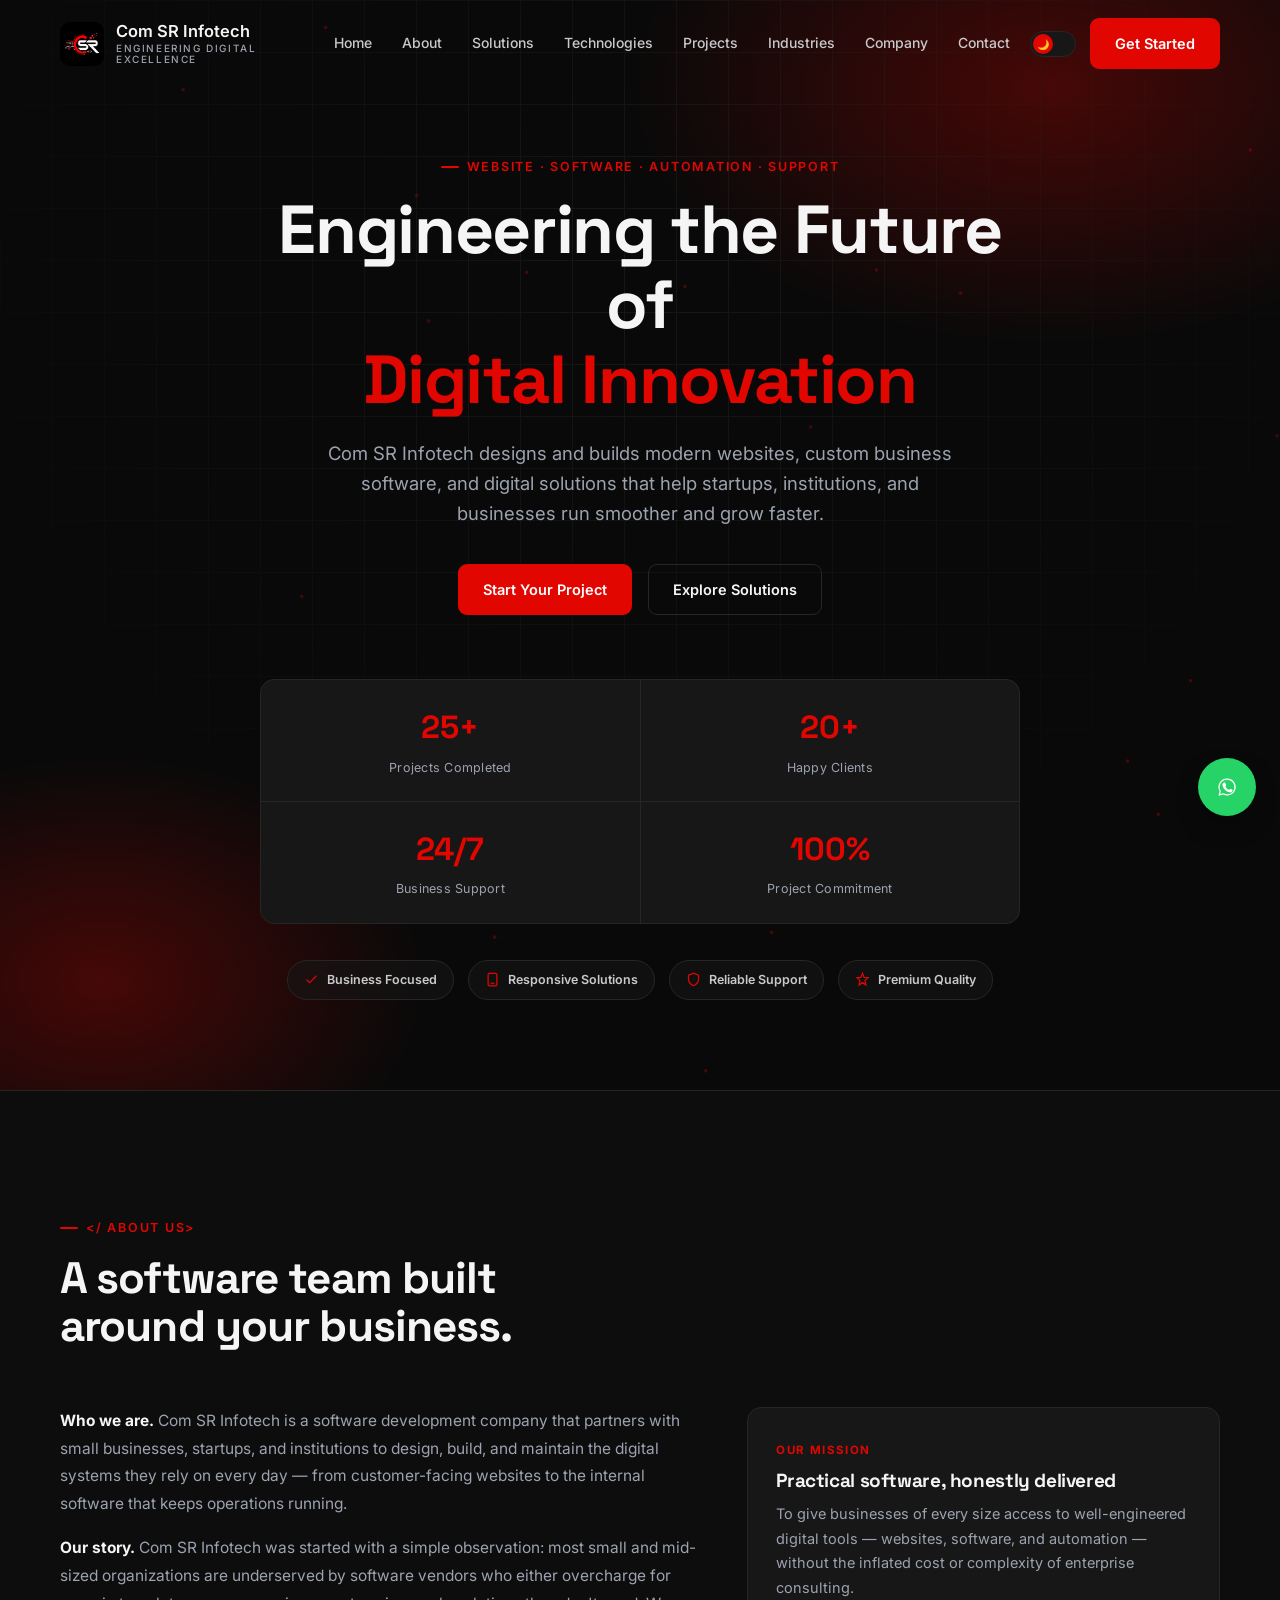
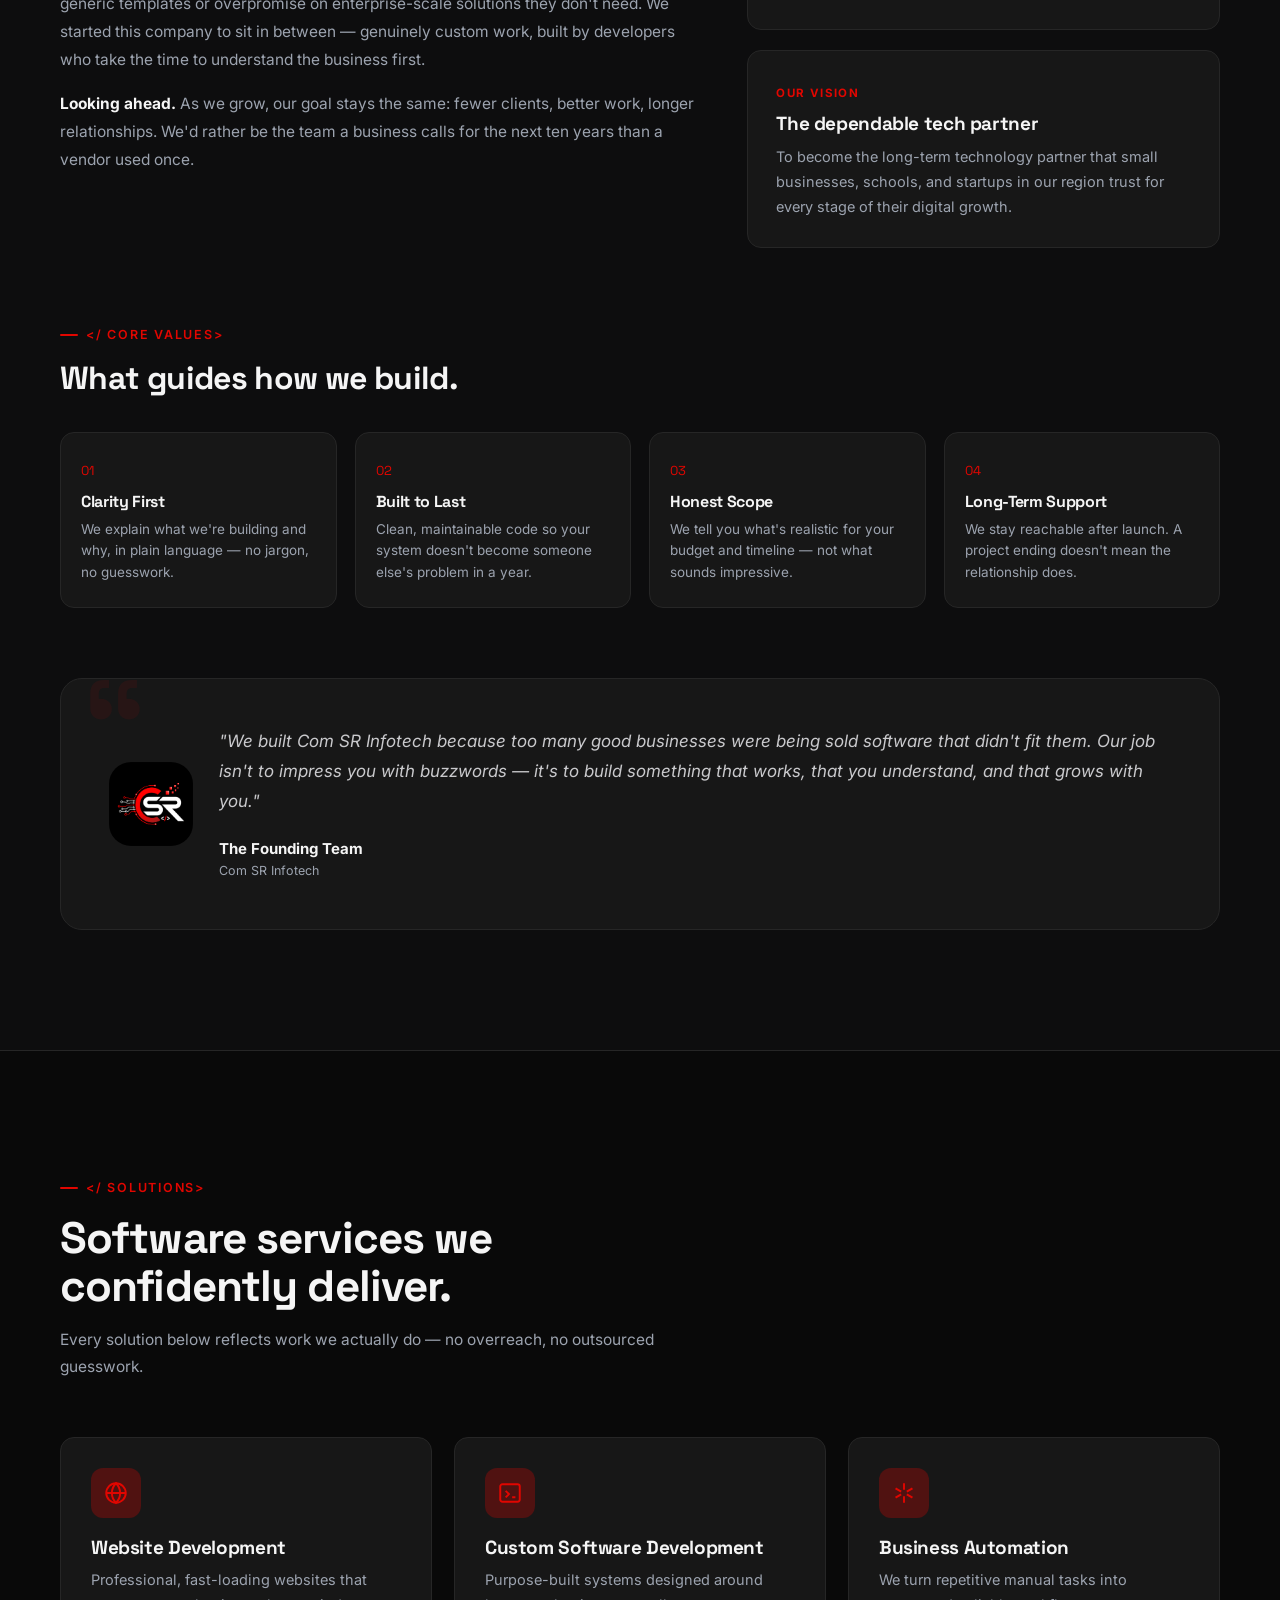
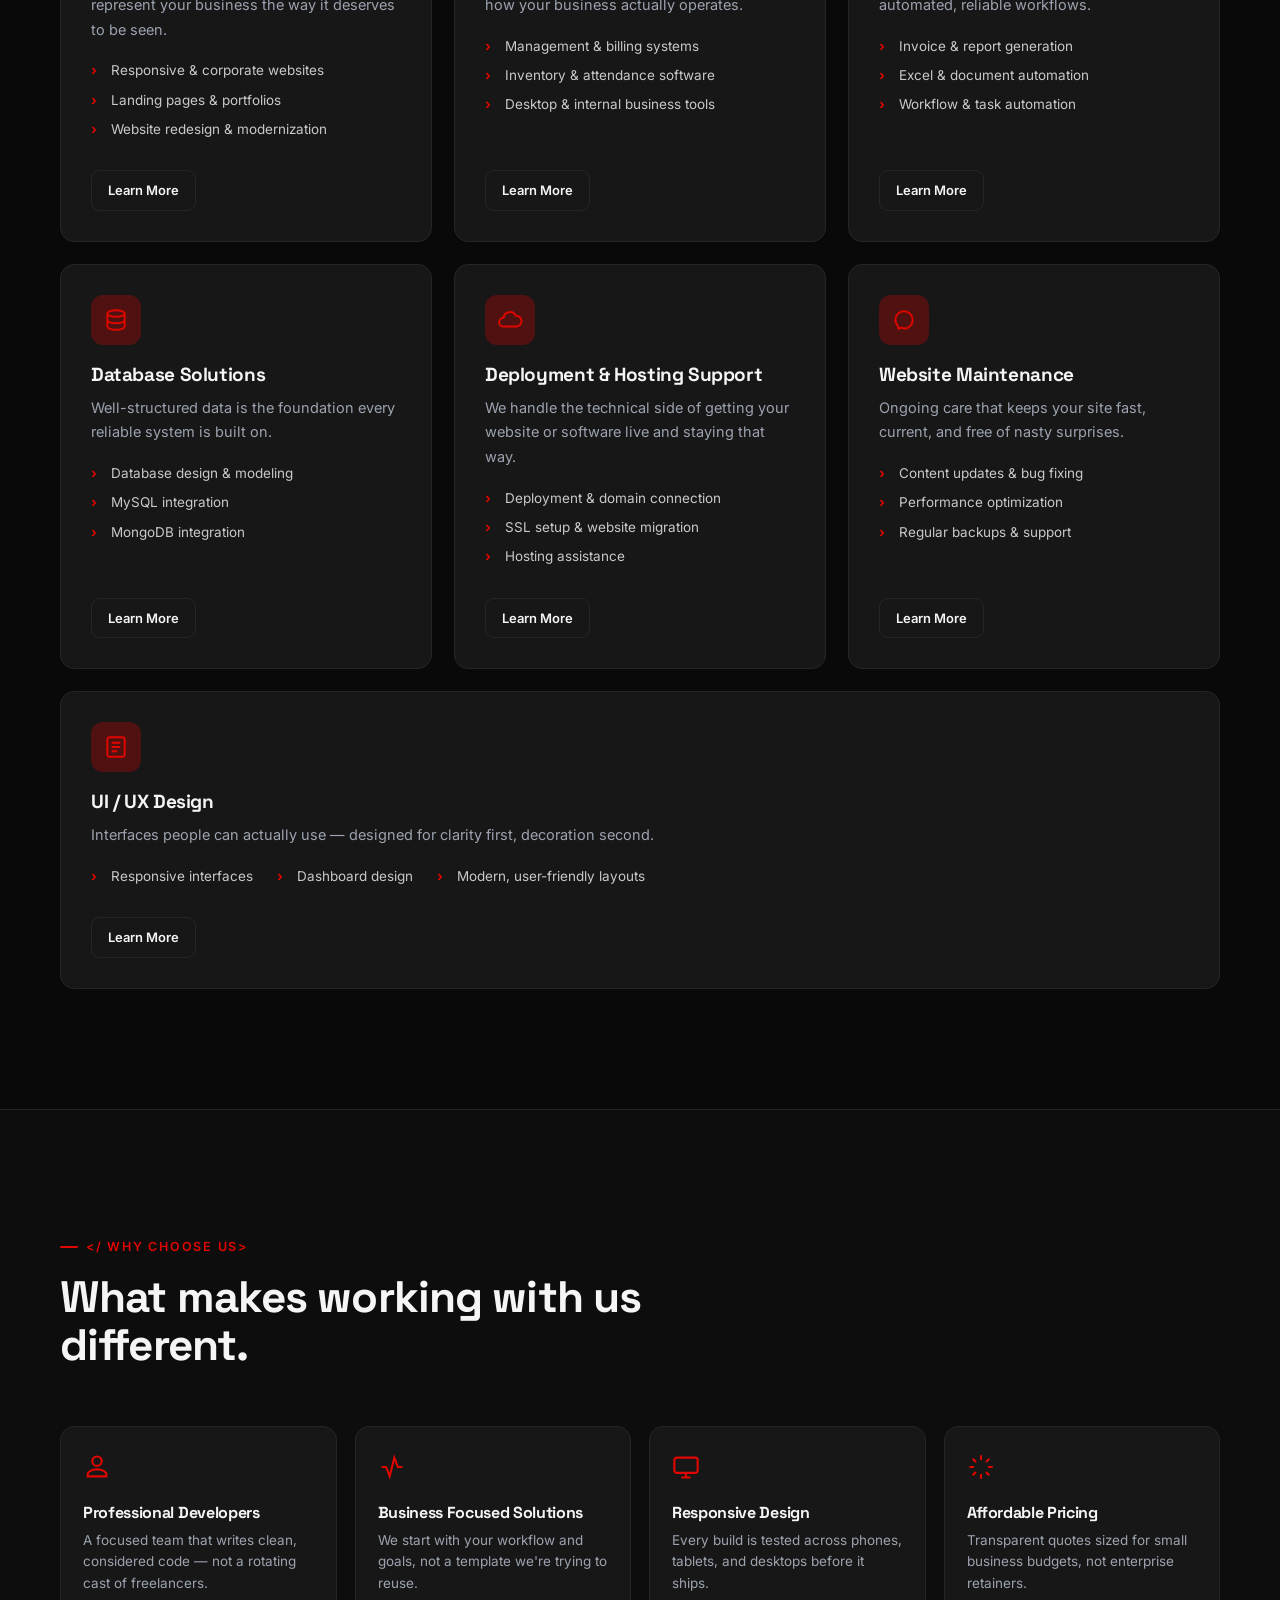
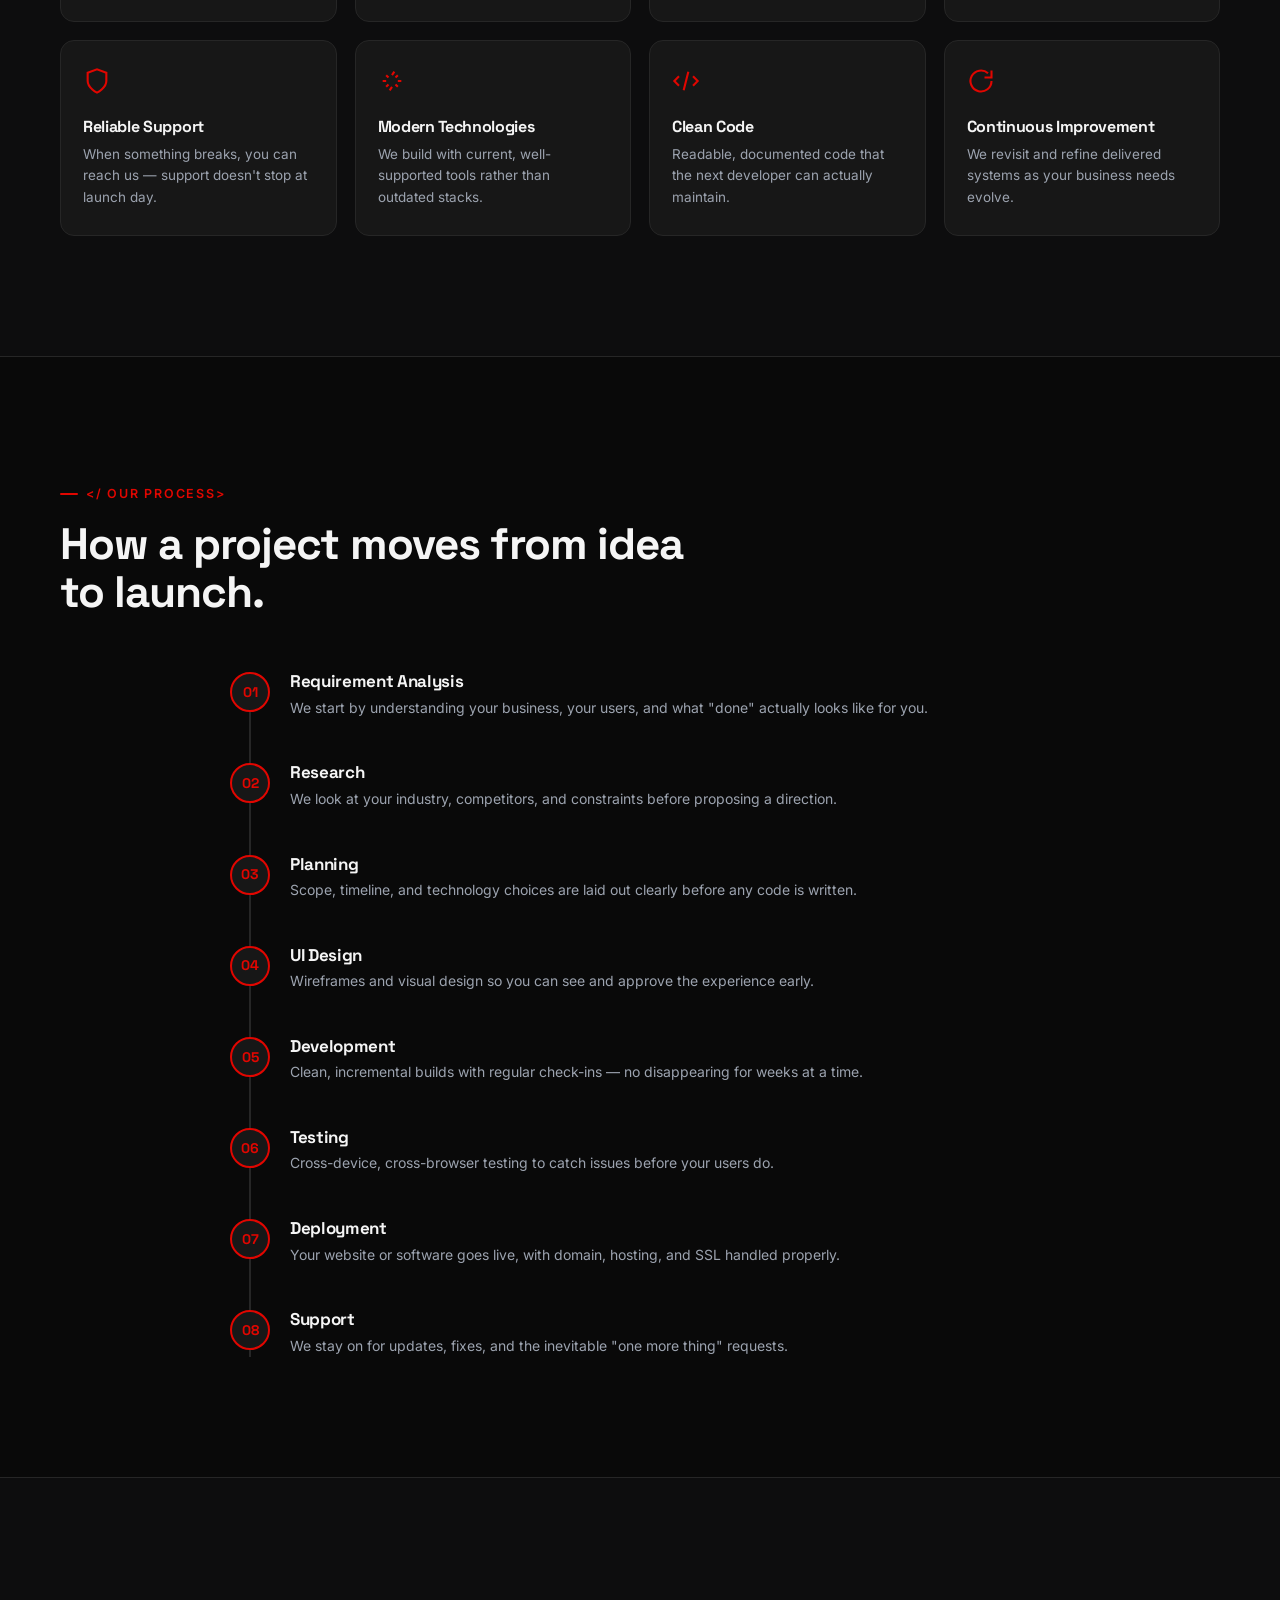
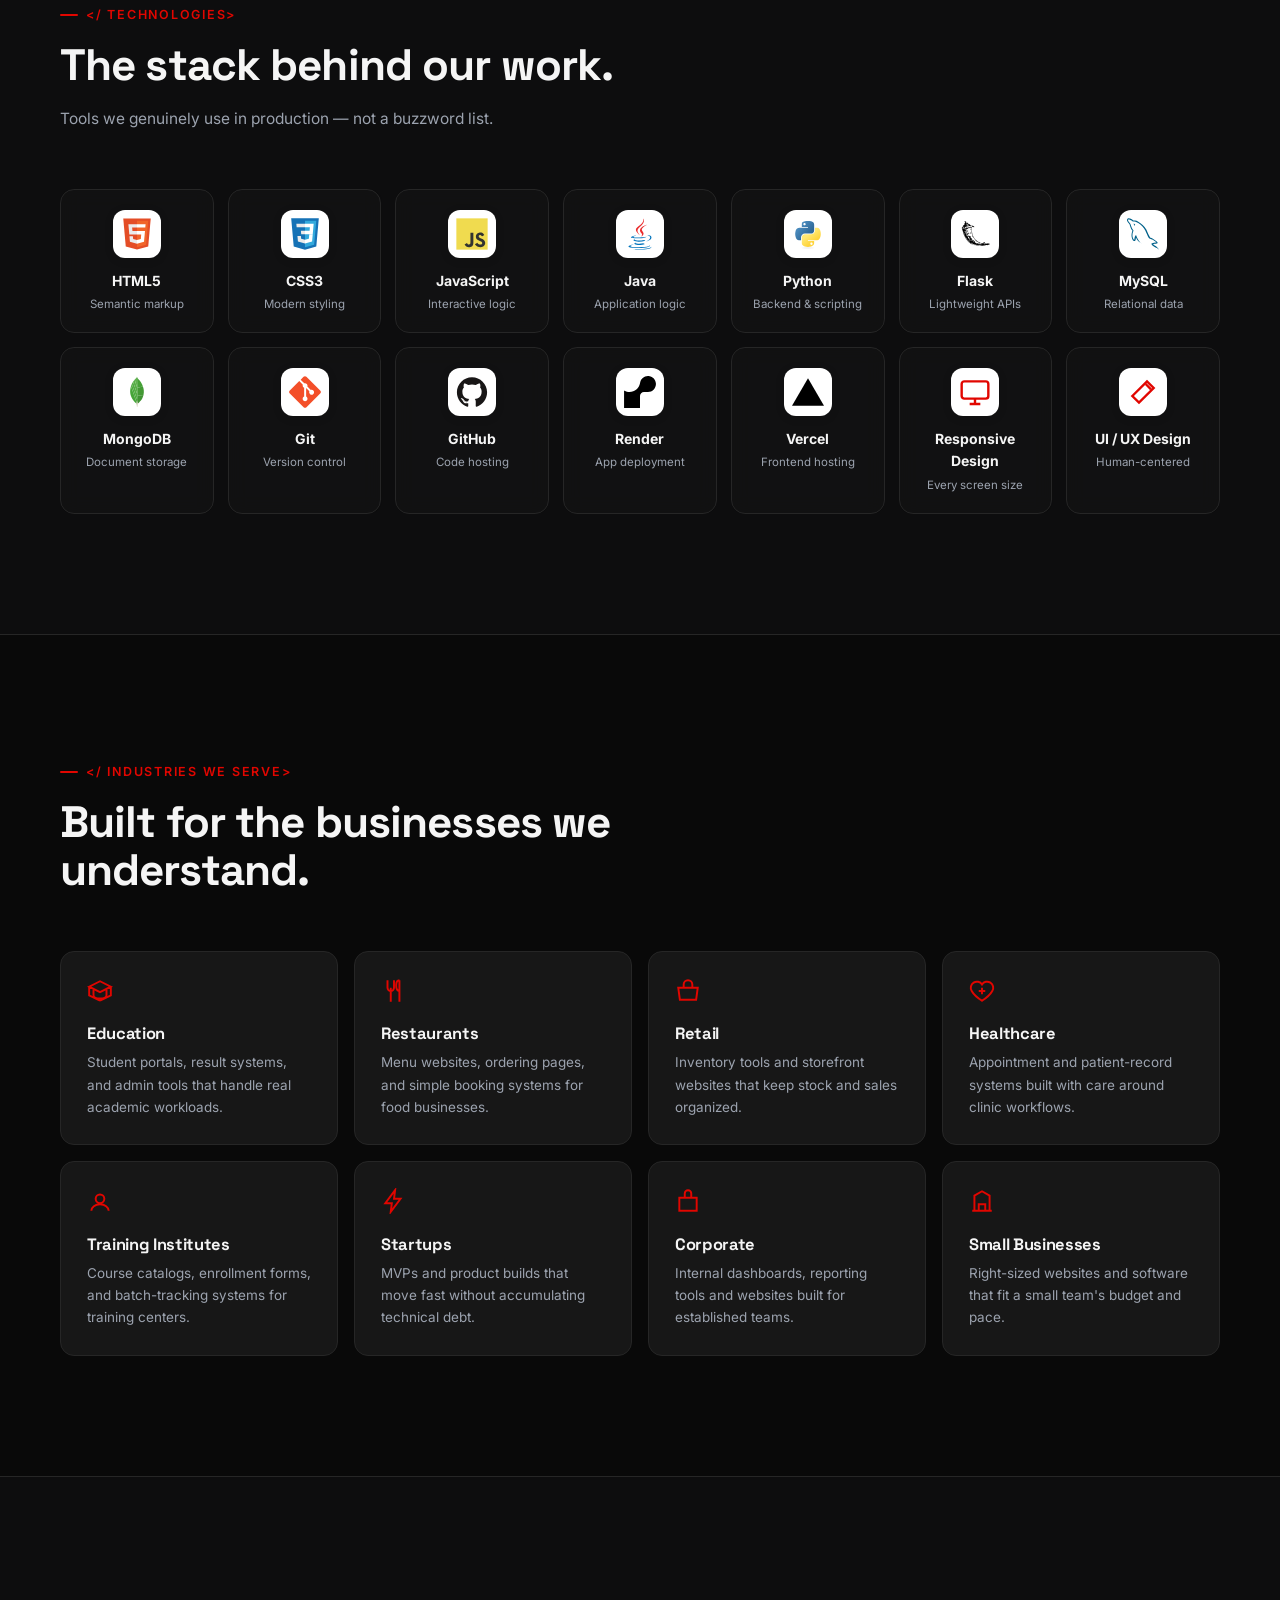
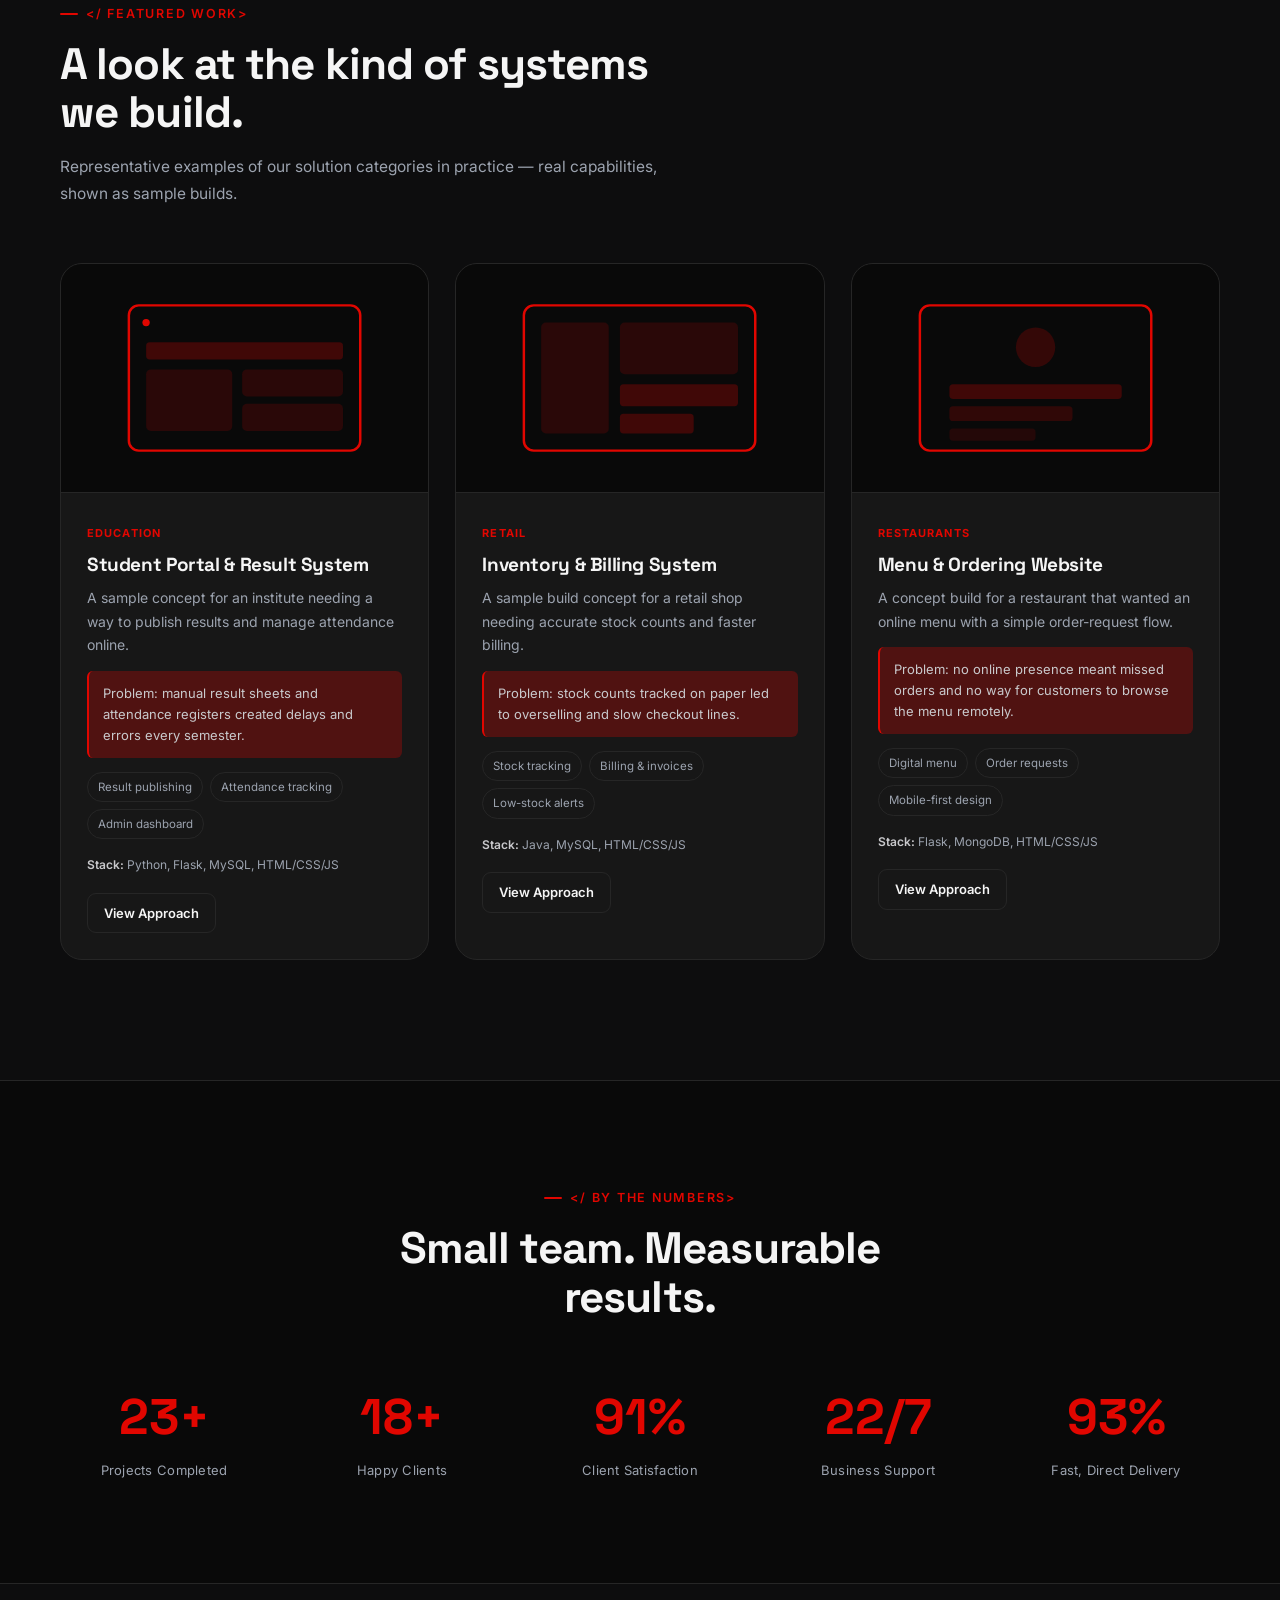
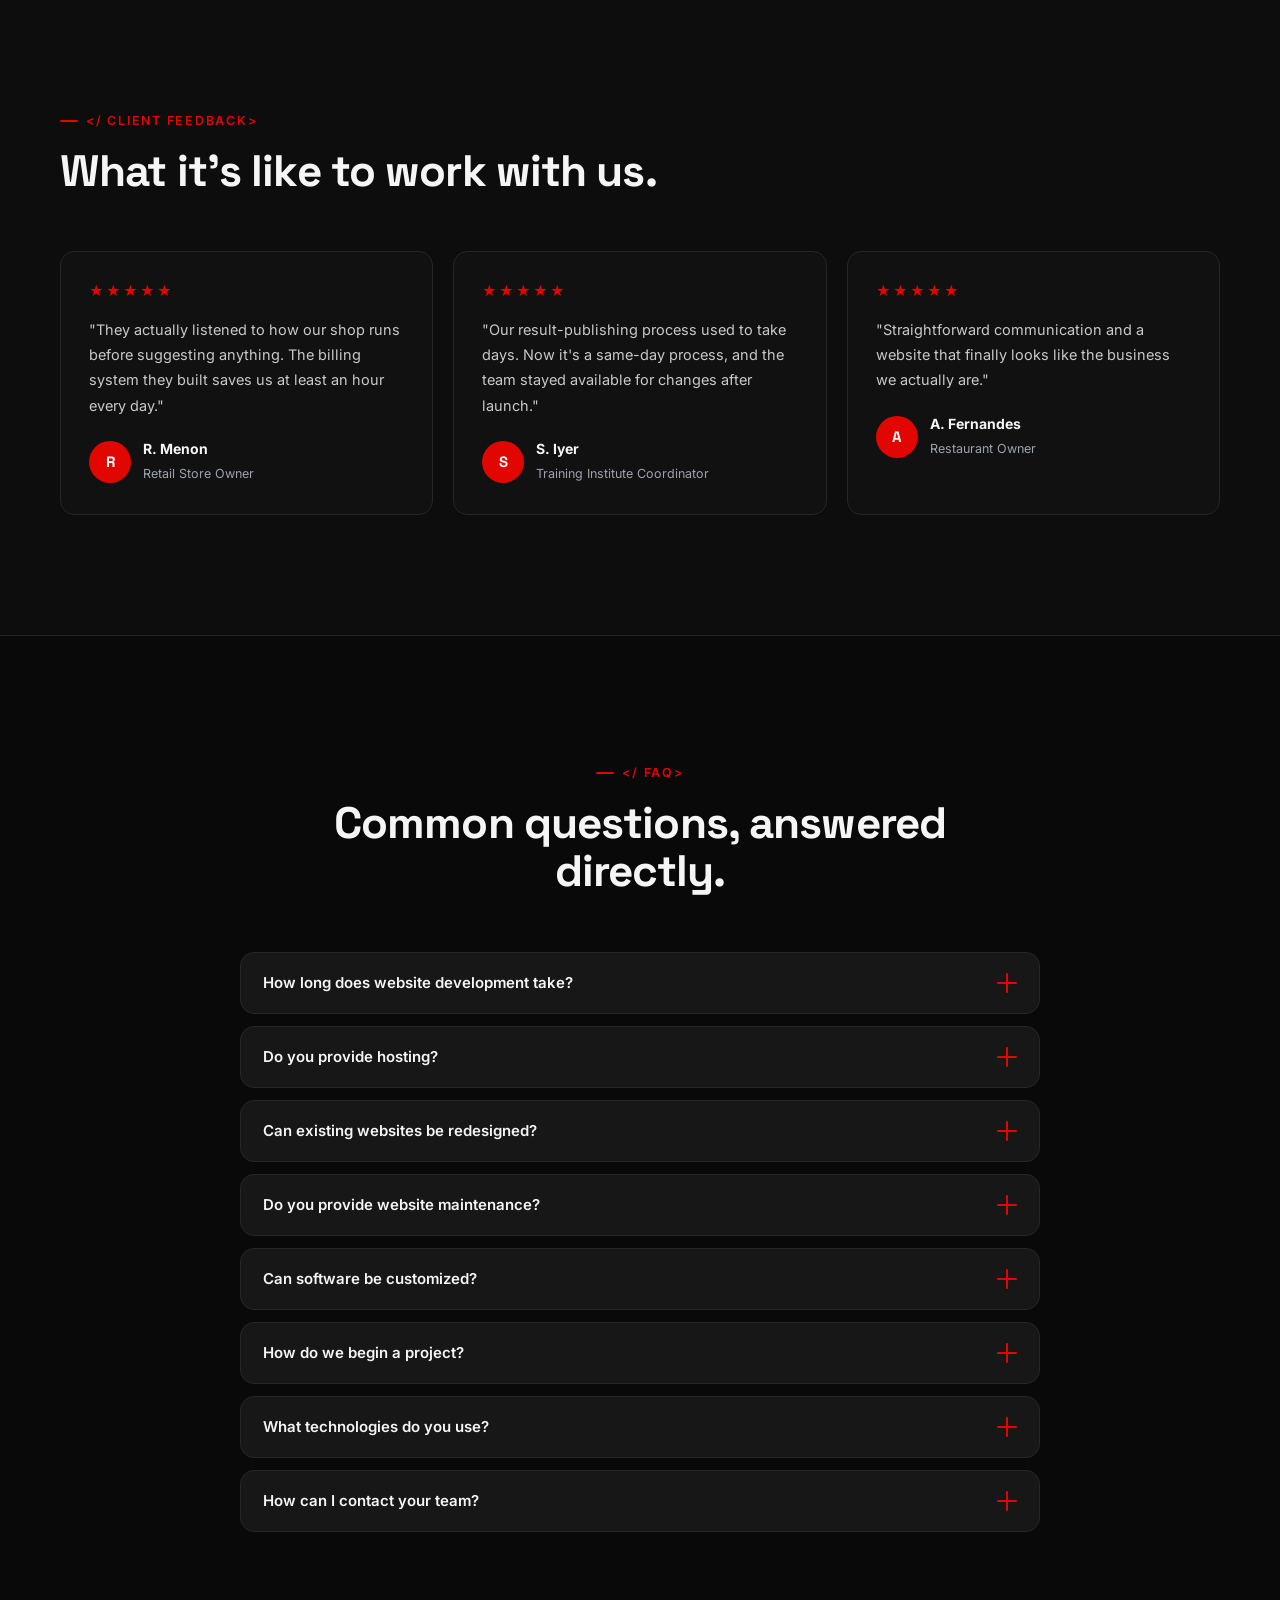
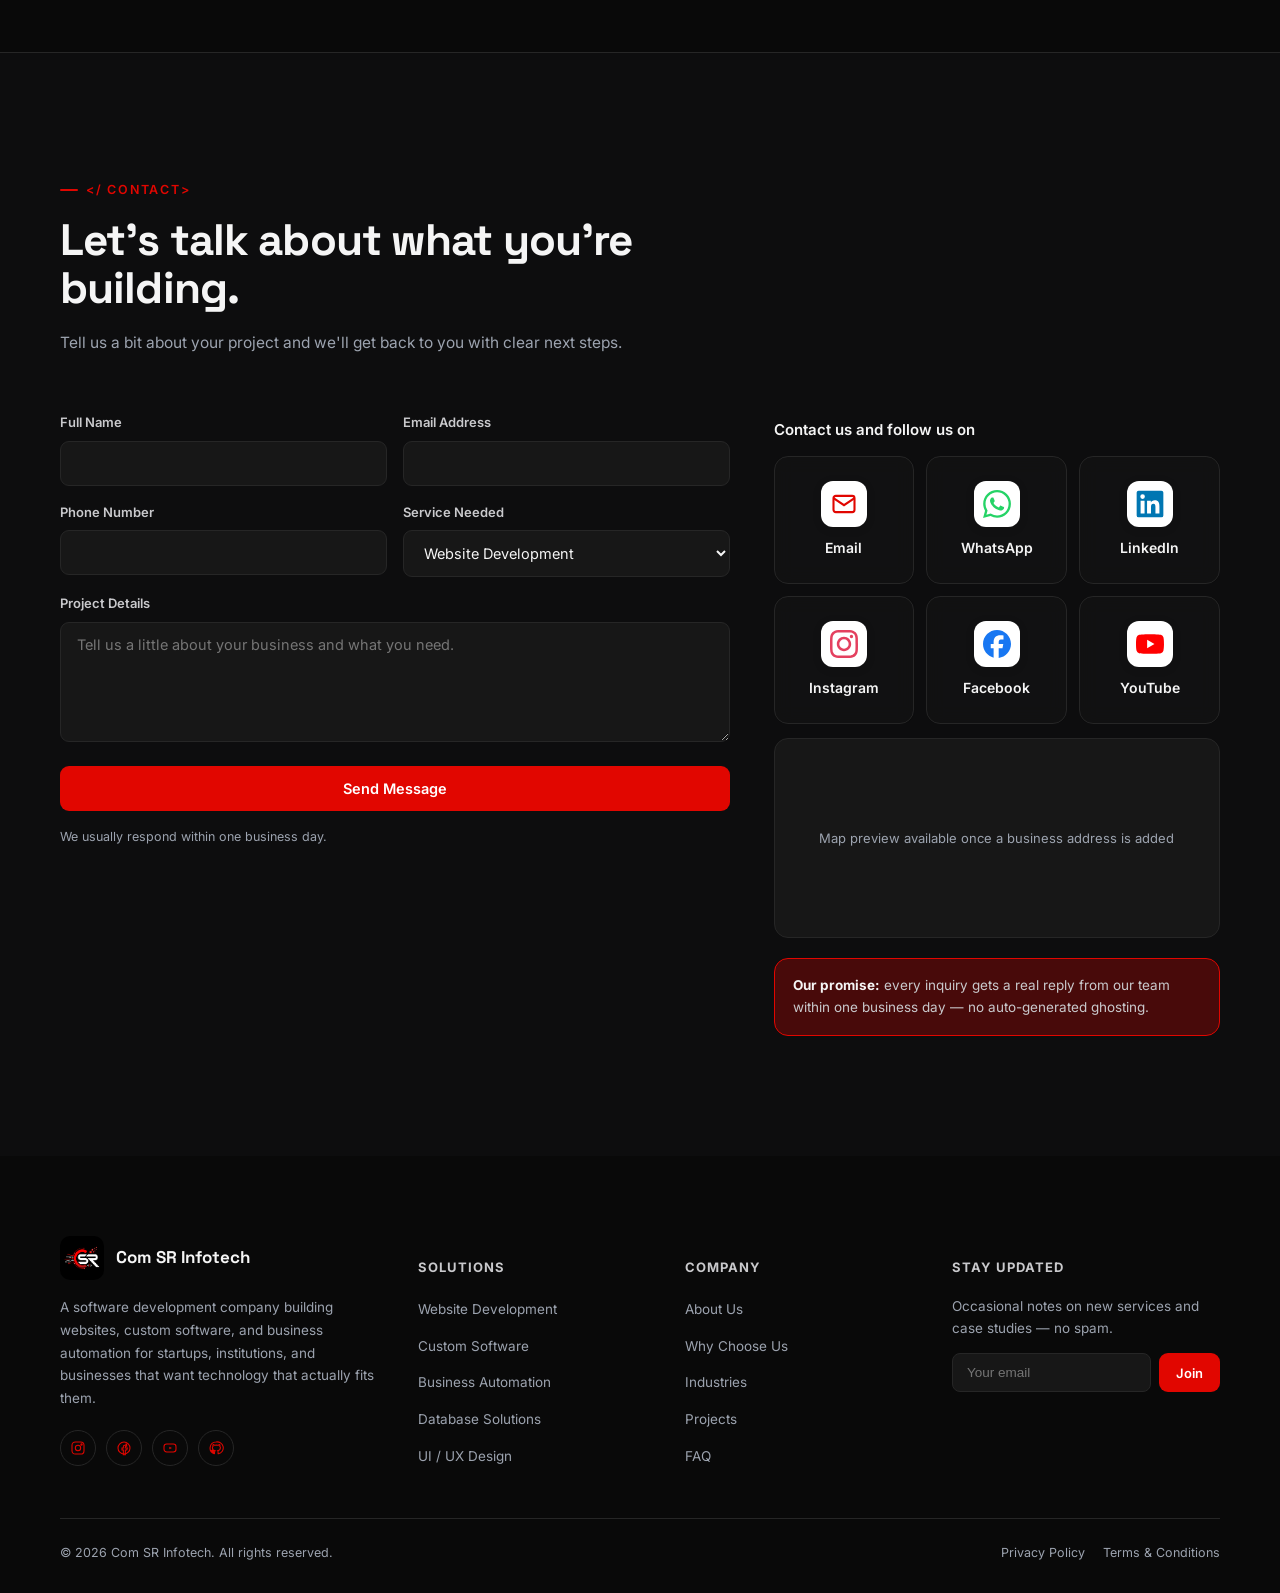
<file: comsr-website-v2/index.html>
<!DOCTYPE html>
<html lang="en" data-theme="dark">
<head>
<meta charset="UTF-8">
<meta name="viewport" content="width=device-width, initial-scale=1.0">
<title>Com SR Infotech — Engineering Digital Excellence</title>
<meta name="description" content="Com SR Infotech designs and builds professional websites, custom software, and business automation for startups, educational institutions, and growing businesses.">
<meta name="keywords" content="Com SR Infotech, website development, custom software development, business automation, database solutions, UI UX design, software company India">
<meta name="author" content="Com SR Infotech">
<link rel="canonical" href="https://www.comsrinfotech.com/">

<!-- Open Graph -->
<meta property="og:type" content="website">
<meta property="og:title" content="Com SR Infotech — Engineering Digital Excellence">
<meta property="og:description" content="We design and build professional websites, custom software, and business automation for startups, educational institutions, and growing businesses.">
<meta property="og:url" content="https://www.comsrinfotech.com/">
<meta property="og:image" content="https://www.comsrinfotech.com/assets/logo-dark-256.png">
<meta property="og:site_name" content="Com SR Infotech">

<!-- Twitter -->
<meta name="twitter:card" content="summary_large_image">
<meta name="twitter:title" content="Com SR Infotech — Engineering Digital Excellence">
<meta name="twitter:description" content="Websites, custom software and business automation for startups, institutions and businesses.">
<meta name="twitter:image" content="https://www.comsrinfotech.com/assets/logo-dark-256.png">

<link rel="icon" type="image/png" href="assets/logo-dark-256.png">
<link rel="preconnect" href="https://fonts.googleapis.com">
<link rel="preconnect" href="https://fonts.gstatic.com" crossorigin>
<link href="https://fonts.googleapis.com/css2?family=Space+Grotesk:wght@500;600;700&family=Inter:wght@400;500;600;700&display=swap" rel="stylesheet">
<!-- Shared theme: restore saved choice before first paint (dark by default). Same key on every page. -->
<script>
(function(){document.documentElement.classList.add('js');try{var t=localStorage.getItem('comsr-theme');document.documentElement.setAttribute('data-theme',t==='light'?'light':'dark');}catch(e){}})();
</script>
<link rel="stylesheet" href="css/style.css">

<!-- Schema.org -->
<script type="application/ld+json">
{
  "@context": "https://schema.org",
  "@type": "ProfessionalService",
  "name": "Com SR Infotech",
  "description": "Software development company providing website development, custom software, business automation, database solutions, deployment support and UI/UX design.",
  "url": "https://www.comsrinfotech.com/",
  "logo": "https://www.comsrinfotech.com/assets/logo-dark-256.png",
  "areaServed": "IN",
  "sameAs": []
}
</script>
</head>
<body>
<a href="#main" class="skip-link">Skip to content</a>

<!-- LOADER -->
<div id="loader" aria-hidden="true">
  <div class="loader-mark">
    <svg viewBox="0 0 60 60" fill="none"><circle cx="30" cy="30" r="24" stroke="#262626" stroke-width="4"/><path d="M30 6a24 24 0 0 1 24 24" stroke="#E10600" stroke-width="4" stroke-linecap="round"/></svg>
  </div>
</div>

<div id="progressBar"></div>
<div id="cursorGlow" aria-hidden="true"></div>

<!-- WAVE TRANSITION OVERLAY -->
<div class="theme-wave" id="waveOverlay" aria-hidden="true">
  <svg viewBox="0 0 1440 90" preserveAspectRatio="none" class="top"><path d="M0,45 C180,90 360,0 540,45 C720,90 900,0 1080,45 C1260,90 1350,20 1440,45 L1440,90 L0,90 Z" fill="var(--wave-color)"/></svg>
  <div class="fill" style="background:var(--wave-color)"></div>
  <svg viewBox="0 0 1440 90" preserveAspectRatio="none" class="bottom"><path d="M0,45 C180,90 360,0 540,45 C720,90 900,0 1080,45 C1260,90 1350,20 1440,45 L1440,90 L0,90 Z" fill="var(--wave-color)"/></svg>
</div>

<!-- HEADER -->
<header id="siteHeader">
  <div class="container">
    <nav aria-label="Primary">
      <a href="#home" class="brand">
        <img class="brand-logo" data-logo="dark" src="assets/logo-dark-256.png" alt="Com SR Infotech">
        <img class="brand-logo" data-logo="light" src="assets/logo-light-256.png" alt="Com SR Infotech" style="display:none;">
        <span class="brand-text">Com SR Infotech<span>ENGINEERING DIGITAL EXCELLENCE</span></span>
      </a>
      <div class="nav-links">
        <a href="#home">Home</a>
        <a href="#about">About</a>
        <a href="#solutions">Solutions</a>
        <a href="#technologies">Technologies</a>
        <a href="#projects">Projects</a>
        <a href="#industries">Industries</a>
        <a href="#company">Company</a>
        <a href="#contact">Contact</a>
      </div>
      <div class="nav-right">
        <button class="theme-toggle" id="themeToggle" aria-label="Toggle light and dark theme">
          <span class="knob" id="themeKnob">🌙</span>
        </button>
        <a href="#contact" class="btn btn-primary">Get Started</a>
        <button class="menu-btn" id="menuBtn" aria-label="Open menu" aria-expanded="false">
          <span></span><span></span><span></span>
        </button>
      </div>
    </nav>
  </div>
</header>

<div class="drawer-backdrop" id="drawerBackdrop"></div>
<nav class="mobile-drawer" id="mobileDrawer" aria-label="Mobile">
  <a href="#home">Home</a>
  <a href="#about">About</a>
  <a href="#solutions">Solutions</a>
  <a href="#technologies">Technologies</a>
  <a href="#projects">Projects</a>
  <a href="#industries">Industries</a>
  <a href="#company">Company</a>
  <a href="#contact" class="btn btn-primary btn-block">Get Started</a>
</nav>

<main id="main">

  <!-- ============ HERO ============ -->
  <section class="hero" id="home">
    <div class="hero-grid" aria-hidden="true"></div>
    <div class="hero-bg" aria-hidden="true"><canvas id="heroCanvas"></canvas></div>
    <div class="container hero-inner">
      <div class="eyebrow reveal" style="justify-content:center;">Website · Software · Automation · Support</div>
      <h1 class="reveal">Engineering the Future of<br><span class="accent">Digital Innovation</span></h1>
      <p class="lead reveal">Com SR Infotech designs and builds modern websites, custom business software, and digital solutions that help startups, institutions, and businesses run smoother and grow faster.</p>
      <div class="hero-actions reveal">
        <a href="#contact" class="btn btn-primary">Start Your Project</a>
        <a href="#solutions" class="btn btn-outline">Explore Solutions</a>
      </div>

      <div class="hero-stats reveal-stagger">
        <div class="hero-stat"><strong data-count="25" data-suffix="+">0</strong><span>Projects Completed</span></div>
        <div class="hero-stat"><strong data-count="20" data-suffix="+">0</strong><span>Happy Clients</span></div>
        <div class="hero-stat"><strong data-count="24" data-suffix="/7">0</strong><span>Business Support</span></div>
        <div class="hero-stat"><strong data-count="100" data-suffix="%">0</strong><span>Project Commitment</span></div>
      </div>

      <div class="trust-row reveal-stagger">
        <div class="trust-badge"><svg viewBox="0 0 24 24" fill="none" stroke="currentColor" stroke-width="2"><path d="M20 6 9 17l-5-5"/></svg>Business Focused</div>
        <div class="trust-badge"><svg viewBox="0 0 24 24" fill="none" stroke="currentColor" stroke-width="2"><rect x="5" y="2" width="14" height="20" rx="2"/><path d="M9 18h6"/></svg>Responsive Solutions</div>
        <div class="trust-badge"><svg viewBox="0 0 24 24" fill="none" stroke="currentColor" stroke-width="2"><path d="M12 22s8-4 8-10V5l-8-3-8 3v7c0 6 8 10 8 10z"/></svg>Reliable Support</div>
        <div class="trust-badge"><svg viewBox="0 0 24 24" fill="none" stroke="currentColor" stroke-width="2"><path d="m12 2 2.6 6.6L21 9l-5 4.4L17.5 21 12 17l-5.5 4 1.5-7.6L3 9l6.4-.4z"/></svg>Premium Quality</div>
      </div>
    </div>
  </section>

  <!-- ============ ABOUT ============ -->
  <section class="about" id="about">
    <div class="container">
      <div class="section-head reveal">
        <span class="eyebrow">&lt;/ about us&gt;</span>
        <h2>A software team built<br>around your business.</h2>
      </div>

      <div class="about-top">
        <div class="about-copy reveal">
          <p><strong style="color:var(--text)">Who we are.</strong> Com SR Infotech is a software development company that partners with small businesses, startups, and institutions to design, build, and maintain the digital systems they rely on every day — from customer-facing websites to the internal software that keeps operations running.</p>
          <p><strong style="color:var(--text)">Our story.</strong> Com SR Infotech was started with a simple observation: most small and mid-sized organizations are underserved by software vendors who either overcharge for generic templates or overpromise on enterprise-scale solutions they don't need. We started this company to sit in between — genuinely custom work, built by developers who take the time to understand the business first.</p>
          <p><strong style="color:var(--text)">Looking ahead.</strong> As we grow, our goal stays the same: fewer clients, better work, longer relationships. We'd rather be the team a business calls for the next ten years than a vendor used once.</p>
        </div>

        <div class="mv-grid reveal">
          <div class="mv-card">
            <span class="tag">Our Mission</span>
            <h3>Practical software, honestly delivered</h3>
            <p>To give businesses of every size access to well-engineered digital tools — websites, software, and automation — without the inflated cost or complexity of enterprise consulting.</p>
          </div>
          <div class="mv-card">
            <span class="tag">Our Vision</span>
            <h3>The dependable tech partner</h3>
            <p>To become the long-term technology partner that small businesses, schools, and startups in our region trust for every stage of their digital growth.</p>
          </div>
        </div>
      </div>

      <div class="section-head reveal" style="margin-bottom:36px;">
        <span class="eyebrow">&lt;/ core values&gt;</span>
        <h2 style="font-size:clamp(24px,3.4vw,32px);">What guides how we build.</h2>
      </div>
      <div class="values-grid reveal-stagger" style="margin-bottom:70px;">
        <div class="value-card"><span class="num">01</span><h4>Clarity First</h4><p>We explain what we're building and why, in plain language — no jargon, no guesswork.</p></div>
        <div class="value-card"><span class="num">02</span><h4>Built to Last</h4><p>Clean, maintainable code so your system doesn't become someone else's problem in a year.</p></div>
        <div class="value-card"><span class="num">03</span><h4>Honest Scope</h4><p>We tell you what's realistic for your budget and timeline — not what sounds impressive.</p></div>
        <div class="value-card"><span class="num">04</span><h4>Long-Term Support</h4><p>We stay reachable after launch. A project ending doesn't mean the relationship does.</p></div>
      </div>

      <div class="founder-block reveal">
        <div class="hero-logo-wrap" style="margin:0;">
          <img src="assets/logo-dark-256.png" data-logo="dark" alt="Com SR Infotech" style="width:84px;height:84px;animation:none;box-shadow:none;">
          <img src="assets/logo-light-256.png" data-logo="light" alt="Com SR Infotech" style="width:84px;height:84px;animation:none;box-shadow:none;display:none;">
        </div>
        <div>
          <p class="founder-quote">"We built Com SR Infotech because too many good businesses were being sold software that didn't fit them. Our job isn't to impress you with buzzwords — it's to build something that works, that you understand, and that grows with you."</p>
          <div class="founder-name">The Founding Team</div>
          <div class="founder-role">Com SR Infotech</div>
        </div>
      </div>
    </div>
  </section>

  <!-- ============ SOLUTIONS ============ -->
  <section class="solutions" id="solutions">
    <div class="container">
      <div class="section-head reveal">
        <span class="eyebrow">&lt;/ solutions&gt;</span>
        <h2>Software services we confidently deliver.</h2>
        <p>Every solution below reflects work we actually do — no overreach, no outsourced guesswork.</p>
      </div>

      <div class="solutions-grid reveal-stagger">

        <div class="solution-card">
          <div class="solution-icon"><svg viewBox="0 0 24 24" fill="none" stroke="#E10600" stroke-width="1.8"><circle cx="12" cy="12" r="9"/><path d="M3 12h18M12 3c2.5 2.5 3.8 5.7 3.8 9s-1.3 6.5-3.8 9c-2.5-2.5-3.8-5.7-3.8-9s1.3-6.5 3.8-9z"/></svg></div>
          <h3>Website Development</h3>
          <p>Professional, fast-loading websites that represent your business the way it deserves to be seen.</p>
          <ul>
            <li>Responsive & corporate websites</li>
            <li>Landing pages & portfolios</li>
            <li>Website redesign & modernization</li>
          </ul>
          <a href="#contact" class="btn btn-outline btn-sm">Learn More</a>
        </div>

        <div class="solution-card">
          <div class="solution-icon"><svg viewBox="0 0 24 24" fill="none" stroke="#E10600" stroke-width="1.8"><rect x="3" y="4" width="18" height="16" rx="2"/><path d="m8 10 3 3-3 3M14 16h3"/></svg></div>
          <h3>Custom Software Development</h3>
          <p>Purpose-built systems designed around how your business actually operates.</p>
          <ul>
            <li>Management & billing systems</li>
            <li>Inventory & attendance software</li>
            <li>Desktop & internal business tools</li>
          </ul>
          <a href="#contact" class="btn btn-outline btn-sm">Learn More</a>
        </div>

        <div class="solution-card">
          <div class="solution-icon"><svg viewBox="0 0 24 24" fill="none" stroke="#E10600" stroke-width="1.8"><path d="M12 3v6M12 15v6M4.2 7.8l5.2 3M14.6 13.2l5.2 3M4.2 16.2l5.2-3M14.6 10.8l5.2-3"/></svg></div>
          <h3>Business Automation</h3>
          <p>We turn repetitive manual tasks into automated, reliable workflows.</p>
          <ul>
            <li>Invoice & report generation</li>
            <li>Excel & document automation</li>
            <li>Workflow & task automation</li>
          </ul>
          <a href="#contact" class="btn btn-outline btn-sm">Learn More</a>
        </div>

        <div class="solution-card">
          <div class="solution-icon"><svg viewBox="0 0 24 24" fill="none" stroke="#E10600" stroke-width="1.8"><ellipse cx="12" cy="6" rx="8" ry="3"/><path d="M4 6v6c0 1.7 3.6 3 8 3s8-1.3 8-3V6M4 12v6c0 1.7 3.6 3 8 3s8-1.3 8-3v-6"/></svg></div>
          <h3>Database Solutions</h3>
          <p>Well-structured data is the foundation every reliable system is built on.</p>
          <ul>
            <li>Database design & modeling</li>
            <li>MySQL integration</li>
            <li>MongoDB integration</li>
          </ul>
          <a href="#contact" class="btn btn-outline btn-sm">Learn More</a>
        </div>

        <div class="solution-card">
          <div class="solution-icon"><svg viewBox="0 0 24 24" fill="none" stroke="#E10600" stroke-width="1.8"><path d="M6 18a4 4 0 0 1 0-8 6 6 0 0 1 11.3-2A4.5 4.5 0 0 1 18 18H6z"/></svg></div>
          <h3>Deployment & Hosting Support</h3>
          <p>We handle the technical side of getting your website or software live and staying that way.</p>
          <ul>
            <li>Deployment & domain connection</li>
            <li>SSL setup & website migration</li>
            <li>Hosting assistance</li>
          </ul>
          <a href="#contact" class="btn btn-outline btn-sm">Learn More</a>
        </div>

        <div class="solution-card">
          <div class="solution-icon"><svg viewBox="0 0 24 24" fill="none" stroke="#E10600" stroke-width="1.8"><path d="M12 20a8 8 0 1 0-8-8c0 2 .6 3.4 2 5l1 3 3-1c1.2.6 2.6 1 4 1z"/><path d="M9 12h.01M12 12h.01M15 12h.01"/></svg></div>
          <h3>Website Maintenance</h3>
          <p>Ongoing care that keeps your site fast, current, and free of nasty surprises.</p>
          <ul>
            <li>Content updates & bug fixing</li>
            <li>Performance optimization</li>
            <li>Regular backups & support</li>
          </ul>
          <a href="#contact" class="btn btn-outline btn-sm">Learn More</a>
        </div>

        <div class="solution-card" style="grid-column:1/-1;max-width:none;">
          <div class="solution-icon"><svg viewBox="0 0 24 24" fill="none" stroke="#E10600" stroke-width="1.8"><rect x="4" y="3" width="16" height="18" rx="2"/><path d="M8 8h8M8 12h8M8 16h5"/></svg></div>
          <h3>UI / UX Design</h3>
          <p>Interfaces people can actually use — designed for clarity first, decoration second.</p>
          <ul style="display:flex;flex-wrap:wrap;gap:8px 24px;">
            <li>Responsive interfaces</li>
            <li>Dashboard design</li>
            <li>Modern, user-friendly layouts</li>
          </ul>
          <a href="#contact" class="btn btn-outline btn-sm">Learn More</a>
        </div>

      </div>
    </div>
  </section>

  <!-- ============ WHY CHOOSE US (Company) ============ -->
  <section class="why" id="company">
    <div class="container">
      <div class="section-head reveal">
        <span class="eyebrow">&lt;/ why choose us&gt;</span>
        <h2>What makes working with us different.</h2>
      </div>
      <div class="why-grid reveal-stagger">
        <div class="why-card"><svg viewBox="0 0 24 24" fill="none" stroke="currentColor" stroke-width="1.8"><path d="M16 7a4 4 0 1 1-8 0 4 4 0 0 1 8 0zM12 14c-4.4 0-8 2-8 4.5V20h16v-1.5c0-2.5-3.6-4.5-8-4.5z"/></svg><h4>Professional Developers</h4><p>A focused team that writes clean, considered code — not a rotating cast of freelancers.</p></div>
        <div class="why-card"><svg viewBox="0 0 24 24" fill="none" stroke="currentColor" stroke-width="1.8"><path d="M3 12h4l3 8 4-16 3 8h4"/></svg><h4>Business Focused Solutions</h4><p>We start with your workflow and goals, not a template we're trying to reuse.</p></div>
        <div class="why-card"><svg viewBox="0 0 24 24" fill="none" stroke="currentColor" stroke-width="1.8"><rect x="2" y="4" width="20" height="13" rx="2"/><path d="M8 21h8M12 17v4"/></svg><h4>Responsive Design</h4><p>Every build is tested across phones, tablets, and desktops before it ships.</p></div>
        <div class="why-card"><svg viewBox="0 0 24 24" fill="none" stroke="currentColor" stroke-width="1.8"><path d="M12 2v4M12 18v4M4.9 4.9l2.8 2.8M16.3 16.3l2.8 2.8M2 12h4M18 12h4M4.9 19.1l2.8-2.8M16.3 7.7l2.8-2.8"/></svg><h4>Affordable Pricing</h4><p>Transparent quotes sized for small business budgets, not enterprise retainers.</p></div>
        <div class="why-card"><svg viewBox="0 0 24 24" fill="none" stroke="currentColor" stroke-width="1.8"><path d="M12 22s8-4 8-10V5l-8-3-8 3v7c0 6 8 10 8 10z"/></svg><h4>Reliable Support</h4><p>When something breaks, you can reach us — support doesn't stop at launch day.</p></div>
        <div class="why-card"><svg viewBox="0 0 24 24" fill="none" stroke="currentColor" stroke-width="1.8"><path d="m14 4-2 3M10 20l2-3M4 12h3M17 12h3M7 7l2 2M17 17l-2-2M7 17l2-2M17 7l-2 2"/></svg><h4>Modern Technologies</h4><p>We build with current, well-supported tools rather than outdated stacks.</p></div>
        <div class="why-card"><svg viewBox="0 0 24 24" fill="none" stroke="currentColor" stroke-width="1.8"><path d="m18 16 4-4-4-4M6 8l-4 4 4 4M14 4l-4 16"/></svg><h4>Clean Code</h4><p>Readable, documented code that the next developer can actually maintain.</p></div>
        <div class="why-card"><svg viewBox="0 0 24 24" fill="none" stroke="currentColor" stroke-width="1.8"><path d="M21 12a9 9 0 1 1-3-6.7M21 3v6h-6"/></svg><h4>Continuous Improvement</h4><p>We revisit and refine delivered systems as your business needs evolve.</p></div>
      </div>
    </div>
  </section>

  <!-- ============ PROCESS ============ -->
  <section class="process" id="process">
    <div class="container">
      <div class="section-head reveal">
        <span class="eyebrow">&lt;/ our process&gt;</span>
        <h2>How a project moves from idea to launch.</h2>
      </div>
      <div class="timeline reveal-stagger">
        <div class="tl-step"><div class="tl-dot">01</div><h4>Requirement Analysis</h4><p>We start by understanding your business, your users, and what "done" actually looks like for you.</p></div>
        <div class="tl-step"><div class="tl-dot">02</div><h4>Research</h4><p>We look at your industry, competitors, and constraints before proposing a direction.</p></div>
        <div class="tl-step"><div class="tl-dot">03</div><h4>Planning</h4><p>Scope, timeline, and technology choices are laid out clearly before any code is written.</p></div>
        <div class="tl-step"><div class="tl-dot">04</div><h4>UI Design</h4><p>Wireframes and visual design so you can see and approve the experience early.</p></div>
        <div class="tl-step"><div class="tl-dot">05</div><h4>Development</h4><p>Clean, incremental builds with regular check-ins — no disappearing for weeks at a time.</p></div>
        <div class="tl-step"><div class="tl-dot">06</div><h4>Testing</h4><p>Cross-device, cross-browser testing to catch issues before your users do.</p></div>
        <div class="tl-step"><div class="tl-dot">07</div><h4>Deployment</h4><p>Your website or software goes live, with domain, hosting, and SSL handled properly.</p></div>
        <div class="tl-step"><div class="tl-dot">08</div><h4>Support</h4><p>We stay on for updates, fixes, and the inevitable "one more thing" requests.</p></div>
      </div>
    </div>
  </section>

  <!-- ============ TECHNOLOGIES ============ -->
  <section class="tech" id="technologies">
    <div class="container">
      <div class="section-head reveal">
        <span class="eyebrow">&lt;/ technologies&gt;</span>
        <h2>The stack behind our work.</h2>
        <p>Tools we genuinely use in production — not a buzzword list.</p>
      </div>
      <div class="tech-grid reveal-stagger">
        <div class="tech-card"><div class="icon"><svg xmlns="http://www.w3.org/2000/svg" viewBox="0 0 128 128"><path fill="#E44D26" d="M19.037 113.876L9.032 1.661h109.936l-10.016 112.198-45.019 12.48z"/><path fill="#F16529" d="M64 116.8l36.378-10.086 8.559-95.878H64z"/><path fill="#EBEBEB" d="M64 52.455H45.788L44.53 38.361H64V24.599H29.489l.33 3.692 3.382 37.927H64zm0 35.743l-.061.017-15.327-4.14-.979-10.975H33.816l1.928 21.609 28.193 7.826.063-.017z"/><path fill="#fff" d="M63.952 52.455v13.763h16.947l-1.597 17.849-15.35 4.143v14.319l28.215-7.82.207-2.325 3.234-36.233.335-3.696h-3.708zm0-27.856v13.762h33.244l.276-3.092.628-6.978.329-3.692z"/></svg></div><strong>HTML5</strong><span>Semantic markup</span></div>
        <div class="tech-card"><div class="icon"><svg xmlns="http://www.w3.org/2000/svg" viewBox="0 0 128 128"><path fill="#1572B6" d="M18.814 114.123L8.76 1.352h110.48l-10.064 112.754-45.243 12.543-45.119-12.526z"/><path fill="#33A9DC" d="M64.001 117.062l36.559-10.136 8.601-96.354h-45.16v106.49z"/><path fill="#fff" d="M64.001 51.429h18.302l1.264-14.163H64.001V23.435h34.682l-.332 3.711-3.4 38.114h-30.95V51.429z"/><path fill="#EBEBEB" d="M64.083 87.349l-.061.018-15.403-4.159-.985-11.031H33.752l1.937 21.717 28.331 7.863.063-.018v-14.39z"/><path fill="#fff" d="M81.127 64.675l-1.666 18.522-15.426 4.164v14.39l28.354-7.858.208-2.337 2.406-26.881H81.127z"/><path fill="#EBEBEB" d="M64.048 23.435v13.831H30.64l-.277-3.108-.63-7.012-.331-3.711h34.646zm-.047 27.996v13.831H48.792l-.277-3.108-.631-7.012-.33-3.711h16.447z"/></svg></div><strong>CSS3</strong><span>Modern styling</span></div>
        <div class="tech-card"><div class="icon"><svg xmlns="http://www.w3.org/2000/svg" viewBox="0 0 128 128"><path fill="#F0DB4F" d="M1.408 1.408h125.184v125.185H1.408z"/><path fill="#323330" d="M116.347 96.736c-.917-5.711-4.641-10.508-15.672-14.981-3.832-1.761-8.104-3.022-9.377-5.926-.452-1.69-.512-2.642-.226-3.665.821-3.32 4.784-4.355 7.925-3.403 2.023.678 3.938 2.237 5.093 4.724 5.402-3.498 5.391-3.475 9.163-5.879-1.381-2.141-2.118-3.129-3.022-4.045-3.249-3.629-7.676-5.498-14.756-5.355l-3.688.477c-3.534.893-6.902 2.748-8.877 5.235-5.926 6.724-4.236 18.492 2.975 23.335 7.104 5.332 17.54 6.545 18.873 11.531 1.297 6.104-4.486 8.08-10.234 7.378-4.236-.881-6.592-3.034-9.139-6.949-4.688 2.713-4.688 2.713-9.508 5.485 1.143 2.499 2.344 3.63 4.26 5.795 9.068 9.198 31.76 8.746 35.83-5.176.165-.478 1.261-3.666.38-8.581zM69.462 58.943H57.753l-.048 30.272c0 6.438.333 12.34-.714 14.149-1.713 3.558-6.152 3.117-8.175 2.427-2.059-1.012-3.106-2.451-4.319-4.485-.333-.584-.583-1.036-.667-1.071l-9.52 5.83c1.583 3.249 3.915 6.069 6.902 7.901 4.462 2.678 10.459 3.499 16.731 2.059 4.082-1.189 7.604-3.652 9.448-7.401 2.666-4.915 2.094-10.864 2.07-17.444.06-10.735.001-21.468.001-32.237z"/></svg></div><strong>JavaScript</strong><span>Interactive logic</span></div>
        <div class="tech-card"><div class="icon"><svg xmlns="http://www.w3.org/2000/svg" viewBox="0 0 128 128"><path fill="#0074BD" d="M47.617 98.12s-4.767 2.774 3.397 3.71c9.892 1.13 14.947.968 25.845-1.092 0 0 2.871 1.795 6.873 3.351-24.439 10.47-55.308-.607-36.115-5.969zm-2.988-13.665s-5.348 3.959 2.823 4.805c10.567 1.091 18.91 1.18 33.354-1.6 0 0 1.993 2.025 5.132 3.131-29.542 8.64-62.446.68-41.309-6.336z"/><path fill="#EA2D2E" d="M69.802 61.271c6.025 6.935-1.58 13.17-1.58 13.17s15.289-7.891 8.269-17.777c-6.559-9.215-11.587-13.792 15.635-29.58 0 .001-42.731 10.67-22.324 34.187z"/><path fill="#0074BD" d="M102.123 108.229s3.529 2.91-3.888 5.159c-14.102 4.272-58.706 5.56-71.094.171-4.451-1.938 3.899-4.625 6.526-5.192 2.739-.593 4.303-.485 4.303-.485-4.953-3.487-32.013 6.85-13.743 9.815 49.821 8.076 90.817-3.637 77.896-9.468zM49.912 70.294s-22.686 5.389-8.033 7.348c6.188.828 18.518.638 30.011-.326 9.39-.789 18.813-2.474 18.813-2.474s-3.308 1.419-5.704 3.053c-23.042 6.061-67.544 3.238-54.731-2.958 10.832-5.239 19.644-4.643 19.644-4.643zm40.697 22.747c23.421-12.167 12.591-23.86 5.032-22.285-1.848.385-2.677.72-2.677.72s.688-1.079 2-1.543c14.953-5.255 26.451 15.503-4.823 23.725 0-.002.359-.327.468-.617z"/><path fill="#EA2D2E" d="M76.491 1.587S89.459 14.563 64.188 34.51c-20.266 16.006-4.621 25.13-.007 35.559-11.831-10.673-20.509-20.07-14.688-28.815C58.041 28.42 81.722 22.195 76.491 1.587z"/><path fill="#0074BD" d="M52.214 126.021c22.476 1.437 57-.8 57.817-11.436 0 0-1.571 4.032-18.577 7.231-19.186 3.612-42.854 3.191-56.887.874 0 .001 2.875 2.381 17.647 3.331z"/></svg></div><strong>Java</strong><span>Application logic</span></div>
        <div class="tech-card"><div class="icon"><svg xmlns="http://www.w3.org/2000/svg" viewBox="0 0 128 128"><linearGradient id="python-original-a" gradientUnits="userSpaceOnUse" x1="70.252" y1="1237.476" x2="170.659" y2="1151.089" gradientTransform="matrix(.563 0 0 -.568 -29.215 707.817)"><stop offset="0" stop-color="#5A9FD4"/><stop offset="1" stop-color="#306998"/></linearGradient><linearGradient id="python-original-b" gradientUnits="userSpaceOnUse" x1="209.474" y1="1098.811" x2="173.62" y2="1149.537" gradientTransform="matrix(.563 0 0 -.568 -29.215 707.817)"><stop offset="0" stop-color="#FFD43B"/><stop offset="1" stop-color="#FFE873"/></linearGradient><path fill="url(#python-original-a)" d="M63.391 1.988c-4.222.02-8.252.379-11.8 1.007-10.45 1.846-12.346 5.71-12.346 12.837v9.411h24.693v3.137H29.977c-7.176 0-13.46 4.313-15.426 12.521-2.268 9.405-2.368 15.275 0 25.096 1.755 7.311 5.947 12.519 13.124 12.519h8.491V67.234c0-8.151 7.051-15.34 15.426-15.34h24.665c6.866 0 12.346-5.654 12.346-12.548V15.833c0-6.693-5.646-11.72-12.346-12.837-4.244-.706-8.645-1.027-12.866-1.008zM50.037 9.557c2.55 0 4.634 2.117 4.634 4.721 0 2.593-2.083 4.69-4.634 4.69-2.56 0-4.633-2.097-4.633-4.69-.001-2.604 2.073-4.721 4.633-4.721z" transform="translate(0 10.26)"/><path fill="url(#python-original-b)" d="M91.682 28.38v10.966c0 8.5-7.208 15.655-15.426 15.655H51.591c-6.756 0-12.346 5.783-12.346 12.549v23.515c0 6.691 5.818 10.628 12.346 12.547 7.816 2.297 15.312 2.713 24.665 0 6.216-1.801 12.346-5.423 12.346-12.547v-9.412H63.938v-3.138h37.012c7.176 0 9.852-5.005 12.348-12.519 2.578-7.735 2.467-15.174 0-25.096-1.774-7.145-5.161-12.521-12.348-12.521h-9.268zM77.809 87.927c2.561 0 4.634 2.097 4.634 4.692 0 2.602-2.074 4.719-4.634 4.719-2.55 0-4.633-2.117-4.633-4.719 0-2.595 2.083-4.692 4.633-4.692z" transform="translate(0 10.26)"/><radialGradient id="python-original-c" cx="1825.678" cy="444.45" r="26.743" gradientTransform="matrix(0 -.24 -1.055 0 532.979 557.576)" gradientUnits="userSpaceOnUse"><stop offset="0" stop-color="#B8B8B8" stop-opacity=".498"/><stop offset="1" stop-color="#7F7F7F" stop-opacity="0"/></radialGradient><path opacity=".444" fill="url(#python-original-c)" d="M97.309 119.597c0 3.543-14.816 6.416-33.091 6.416-18.276 0-33.092-2.873-33.092-6.416 0-3.544 14.815-6.417 33.092-6.417 18.275 0 33.091 2.872 33.091 6.417z"/></svg></div><strong>Python</strong><span>Backend & scripting</span></div>
        <div class="tech-card"><div class="icon"><svg xmlns="http://www.w3.org/2000/svg" viewBox="0 0 128 128"><path fill="#010101" d="M44.44 100.63c-4.23-3.33-8.74-6.52-11.83-11.01-6.49-7.92-11.49-17.1-14.9-26.74-2.07-6.27-2.77-12.99-5.44-19.02-2.78-4.38.48-9.16 5.27-10.55 2.13-.41 5.89-2.43 1.36-.98-4.06 2.98-4.45-2.71-.29-3.07 2.84-.38 3.89-2.7 2.92-4.8-3.05-1.99 7.4-4.18 2.14-7.15-5.48-5.91 7.66-7.05 4.42-.33-.77 5.16 9.18-.95 6.87 5.01 2.35 2.86 8.8.65 8.63 4.67 3.42.24 4.6 3.11 7.8 3.33 3.33 1.5 9.36 2.69 10.49 6.44-3.3 2.61-10.95-5.4-11.31 1.84 1 10.69.74 21.7 4.65 31.88 1.85 6.16 6.33 11.01 10.38 15.81 3.88 4.7 9.12 8.01 14.48 10.8 4.69 2.21 9.75 3.68 14.87 4.6 2.07-1.59 5.74-7.48 8.97-5 .16 2.8-6.42 5.84-.31 5.54 3.59-1.08 6.08 2.77 9.04-.71 2.72 3.23 11.32-2.06 9.38 4.53-2.62 1.69-6.44.67-9.07 3-4.33-2.16-7.77 1.93-12.56 1.42-5.32.95-10.73 1.34-16.13 1.34-8.85-.7-17.89-.99-26.3-4.07-4.74-1.38-9.37-4.08-13.53-6.78zm7.47 3.24c4.63 2 9.16 4.11 14.23 4.75 8.05 1.12 16.37 2.84 24.45 1.27-3.66-1.65-7.44.64-11.08-1.18-4.37.94-9.06-.24-13.5-.82-5.05-2.25-10.5-3.8-15.23-6.72-5.91-2.16 3.06 2.77 4.65 3.17 3.69 2.1-4.06-1.08-5.16-1.95-3.09-1.74-3.49-1.37-.31.39.64.37 1.28.77 1.95 1.09zm-8.81-6.23c4.49 1.66-.02-3.16-2.07-2.88-.91-1.58-3.48-2.58-1.67-3.43-3.26 1.13-3.42-4.3-4.95-3.53-3.45-1.09-1.34-4.95-5.45-7.32-.37-2.5-4.08-4.66-5.26-8.43-.52-1.93-4.19-7.46-1.94-2.31 1.92 4.96 5.29 9.21 8.1 13.45 2.18 4.04 4.76 8.26 8.72 10.78 1.34 1.3 2.63 3.27 4.52 3.67zM30.17 83.45c.16-.68.82 1.46 0 0zm18.3 16.18c1-.44-1.43-.56 0 0zm2.44.89c-.25-1.23-1.11.69 0 0zm3.05 1.27c1.45-1.38-2.24-.87 0 0zm5.22 2.91c.89-1.3-2.82-.49 0 0zm-10.03-6.99c2.25-1.46-2.91-.02 0 0zm2.29 1.14c-.07-.77-.82.34 0 0zm11.43 7.13c1.84 1.16 10.73 2.54 5.16.48-.93.2-10.33-2.66-5.16-.48zM44.72 91.85c-.18-.77-2.85-.85 0 0zm5.32 3.1c1.39-.96-2.87-.74 0 0zm4.48 2.75c1.98-.75-3.23-.75 0 0zm-11.97-8.21c2.16 1.65 8.7.21 3.3-.99-2.45-1.31-7.99-2.2-4.22.79l.92.2zm15 9.16c.9-1.53-3.77-.88 0 0zm-4.56-3.63c5.27 1.49-4.43-3.34-1.3-.55l.7.32.6.23zm9.14 5.28c4.99.05-4.51-.68 0 0zm-21.5-13.7c-.19-.93-1.23.08 0 0zm29.94 18.44c.14-1.68-1.62 1.25 0 0zM49.15 91.82c-.3-.88-1.56-.04 0 0zm-8.04-5.8c2.86-.17-3.93-1.26 0 0zm-9.54-6.16c-.36-1.38-3.12-2.47 0 0zM56.6 95.74c-.52-.6-.25.13 0 0zm15.58 9.56c-.05-.91-.85.35 0 0zM55.22 94.32c.28-1.18-2.44-.36 0 0zm-11.6-7.36c2.13-.23-3.42-1.44 0 0zm19.63 12.2c3.32-1.32-3.24-.64 0 0zm-10.21-6.93c3.83.49-4.56-2.61-.84-.28l.84.28zm13.31 8.19c3.58-2.14 2.4 5.01 6.07.6 3.62-2.64-3.13 3.27 1.33.47 3.23-2.16 7.99 1.02 11 2.06 2.16-.11 4.27 1.87 6.49.67 4.27-1.15-8.36-1.71-5.05-3.75-3.91 1.14-6.8-1.36-8.72-3.86-4.39-1.01-9.46-3.25-11.65-7.14-.89-1.46 1.29.21-.77-2.18-2.64-2.35-3.96-5.02-5.73-7.88-2.12-1.13-2.37-4.46-2.58-.11.02-2.74-2.56-4.59-3.19-3.82-.01-2.64 2.76-1.32.82-3.27-.42-2.74-1.79-5.59-2.2-8.68-.64-1.49-.09-4.68-2.19-1.31-.76 3.57-.25-4.38.94-1.76 1.56-2.67-.56-2.36-.65-1.99 1.02-2.26.64-5.46-.27-4.24.54-2.39.86-8.8-.81-7.66 1.01-2.5 1.92-11.44-2.47-8.03-1.78.03-4.85.64-6.31 1.37 4.56 2.51-.46.91-2.32.51-.24 2.33-2.08 1.32-4.38 1.34 3.67.45-1.79 3.75-3.89 2.47-2.74 1.31 2.36 4.57.05 5.58.28 1.52-4.19-.55-3.84 2.96-2.65-1.12-.36 4.16.96 2.38 4.51 1.22 3.18 4.01 3.29 6.65-.74 1.54-3.63-3.62-.64-3.38-2.36-3.83-2.61-1.38-4.56.39-.45.13 4.99 2.53 1.57 3.72 3.01.47 3.1 3.1 3.71 4.76 1.81 1.88 1.44-2.08 3.6.18-1.37-2.02-7.25-5.68-2.52-4.51-.03-2.03-.86-3.67.6-3.63 1.44-2.6-1.51 6.42 1.73 3.11.9-.39 1.12-2.6 2.73.21 2.34 2.3.85 3.97-2.46 1.86.59 2.01 4.42 2.72 3.7 5.86.76 2.76 1.83 1.74 2.76 1.58.73 2.68 1.14.71 1.18-.57 3.34.72 2.56 2.69 3.6 4.07 2.3 1.04-3.29-7.04.66-2.43 4.16 3.75 1.56 5.32-2.17 4.72 2.36-.19 3.12 3.19 6.07 3.07 2.69 1.28 4.52 6.2-.12 4.15-1.61-1.45-7.31-3.24-2.65-.48 4.3 1.99 7.71 3.18 11.86 5.68 2.96 2.12 4.25 4.54 5.37 5.02-2.49 1.19-7.51-.95-3.78-1.61-2.33-.42-4.94-1.6-2.71 1.3 1.89 1.58 6.71 1.42 7.58 1.59-.73 1.61-1.99 1.74.03 1.86-2.25 1.22.72 1.41.93 2.1zm-4.6-13c-1.37-1.43-1.72-4.11-.24-1.78.75.3 2.43 4.38.24 1.78zm14.99 9.52c.85-.06.02.65 0 0zM59.59 83.91c-.06-2.17.49 1.67 0 0zM58.1 81.9c-1.73-3.32 2.17.95 0 0zM40.04 69.44c1.01-.27.5 1.73 0 0zm14.37 7.79c.62-2.33.73 1.96 0 0zm-10.15-7.06c-.71-1.29 1.5 1.21 0 0zm8.71 2.79c-1.63-3.65 1.16-2 .36.6l-.36-.6zM37.95 62.95c-.73-1.2-1.93-4.72-1.55-5.79.35 1.75 3.72 7.53 1.65 2.39-2.28-4.3 2.73 1.4 3.25 2.47.24 1.07-1.41-.29-.29 2.21-2.04-2.85-1.2 1.58-3.06-1.28zm-4.64-3.2c.19-2.79 1.06 1.91 0 0zm2.08.72c1-2.11 1.69 2.93 0 0zm-5.02-3.89c-1.73-1.72-2.98-3.3.08-1.07 1.18.05-2.62-3.6.28-1.16 3.06.56 1.51 5.01-.36 2.23zm2.64-.07c1-.99.53.98 0 0zm1.62.52c-1.52-2.85 1.85 1.2 0 0zm-3.22-3.08c-5.02-4.47 6.31 2.34.82.83l-.82-.83zm14.39 8.36c-2.18-1.3-.58-9.18.16-3.79 2.11-.68-.12 2.78 1.46 2.75-.24 2.18-.95 2.97-1.62 1.04zm5.33 3.15c.21-2.38.45 1.62 0 0zm-.93-.92c.24-1.01.03 1.2 0 0zM32.39 52.48c-3.23-4.45 9.38 4.51 2.07 1.13-.77-.21-1.69-.28-2.07-1.13zm10.26 5.43c-.31-3.75.68.62 0 0zm7.78 5c.6-2.14.05 1.41 0 0zM32.89 50.78c1.92-.41 7.95 3.37 2.41 1.08-.62-.69-1.93-.38-2.41-1.08zm16.47 8.21c.2-3.84 1.15-2.29.01.55l-.01-.55zm-15.05-9.55c.78-1.15-2.08-5.18.41-1.45 1.08.85 3.11 1.43 1.31 1.79 2.84 2.5-.68.68-1.72-.34zm14.24 8.35c.54-4.37.47 2.56 0 0zM32.68 45.41c.6-.26.32.79 0 0zm3.71 2.21c.96-2.01 1.77 2.23 0 0zm10.47 5.82c0-.77.2 1.12 0 0zm-.6-1.34c-1.45-3.59 1.35 1.9 0 0zm-.89-2.35c-.25-1.48.83 1.86 0 0zm1.45-2.36c-1-1.76 1.26-7.75 1.51-4.03-1.05 2.89-.3 4.51.43.63 1.36-3.06-.29 6.02-1.94 3.4zm1.49-8.91c.44-.53.1.65 0 0zM45.82 87.6c-.59-.52.07.33 0 0zm5.13 2.6c2.86.74 2.84-.44.26-.79-1.39-1.29-5.77-2.66-1.85-.16.27.65 1.09.63 1.59.95zm-10.14-6.74c1.57 1.18 5.93 3.32 2.24.45 1.24-1.44-2.38-2.21-1.18-3.18-3.06-1.87-2.41-1.7-.27-1.64-3.67-1.64.53-1.52.33-2.36-1.42-.28-7.03-2.5-3.73.18-3.36-1.71-.8.64-1.82.39-3.44-.94 3.06 2.62-.54 1.73 1.97 1.56 5.3 4 .83 1.65-.57.85 3.21 2.14 4.14 2.78zm5.37 3.09c6.53 2.1-3.2-2.58 0 0zm27.5 16.65c.08-1.3-.9 1.11 0 0zm2.82 1.19c1.51-1.46.06 2.33 2.5-.36.03-1.92-.07-3.06-2.8-.72-.75.42-1.09 2.19.3 1.08zM31.65 76.22c-.47-1.82-3.25-1.81 0 0zm3.01 1.98c-1.12-1.86-4-1.68 0 0zm17.17 10.35c1.68 1.49 7.7 1.09 2.03.18-.83-1.24-5.32-.94-2.03-.18zm23.6 14.57c2.57-2.16-2.5.97 0 0zm5.36 3.69c.02-.69-1.11.3 0 0zm.01-.97c2.86-3.03-2.77.18 0 0zM24.22 70.01c-2.43-3.47-1.51-5.03-3.86-7.87-.45-2.17-4.03-7.09-1.85-1.88 1.99 3.05 2.58 7.77 5.71 9.75zm55.68 34.87c5.26-3.4-2.15-1.48 0 0zm4.01 1.57c2.64-2.26-1.66-.47 0 0zM30.75 72.38c.76-1.12-1.94-.14 0 0zm52.33 32.99c2.55-1.64-.59-1.39-.46.15l.46-.15zM48.5 83.58c-.09-1.11-1.35.09 0 0zm2.14 1.23c-.69-1.38-1.05.21 0 0zm36.53 21.67c3.27-2.36-1.98-.45-.68.45l.68-.45zm-1.26-.6c2.67-2.23-2.8.99 0 0zm6.39 4.25c1.79-1.19-2.17-.38 0 0zM32.39 71.57c2.39.54 9.56 5.89 5.33.37-2.17-.64-.87-5.94-3.08-5 1.48 2.48 1.22 3.53-1.9 1.97-3.91-1.91-2.2.94-1.43 1.73-1.04.25 1.39.91 1.08.93zm-10.9-8.61c.43-1.77-3.95-9.75-2.07-4 .68 1.21.61 3.49 2.07 4zM41.5 75.3c-1.23-1.03-.06-.15 0 0zm3.03.71c0-1.88-3.35-.77 0 0zm26.3 16.57c-.5-1.28-1.98-.02 0 0zm1.26.93c-.18-.72-.72.14 0 0zm10.43 6.56c1-.74-1.25-.09 0 0zM26.93 64.35c2.87-1.11-3.07-.79 0 0zm41.59 26.2c-.04-1.86-1.83.46 0 0zM25.8 61.71c1.84-.62-1.71-.41 0 0zm5.34 2.59c-.03-.61-.56.23 0 0zm65.22 39.99c2.37-.48 7.77 1.21 8.64-.63-2.88-.07-9.95-2.03-10.28.46l.63.1 1.01.07zM32.84 64.73c.05-1.88-1.46-.07 0 0zm-14.05-9.75c-.64-3.58-2.43-.54 0 0zm3.35.84c.04-1.15-3.07-1.03 0 0zm1.91.94c-.55-.44-.43.57 0 0zm12.06 7.73c.57-.52-1.35-.38 0 0zm-13.33-9.85c-.33-2.71-3.88-.4 0 0zm-6.87-4.46c-.1-1.25-.67.47 0 0zm1.02-.77c-.17-1.48-.88.19 0 0zm5.65 3.37c2.39-.94-4.35-1.94-.49-.18l.49.18zm75.59 46.69c1.53-1.4-1.94-.43 0 0zm9.13 4.74c.61-1.81-1.54.23 0 0zM23.15 49.82c.26-1.75-1.89.35 0 0zm-8.03-5.38c-.43-2.47-.37-6.82 3.76-5.35-5.51 1.1 3.82 6.85 2.64 2.31 2.32.11 4.53-1.37 3.32.88 4.57-.5 7.73-4.46 12.14-3.91 3.44-.46 7.19-.8 10.89-2.18 3.04-.22 5.97-3.5 4.31-5.44-4.15-.35-8.5.17-13.08 1.08-5.08 1.06-9.7 3.06-14.83 3.93-5 .67 1 1.85-.43 2.11-2.61.9 3.11 1.52-.34 2.47-2.13-.41-4.35-1.14-3.44-3.38-4.79.62-9 2.61-5.21 7.48h.27zm11.54-5.88c1.12-4.14 6.01 3.4 1.84.55-.5-.38-1.32-.68-1.84-.55zm.22-2.01c1.62-1.2.86.68 0 0zm2.06.04c.15-1.9 4.71 1.01.75.68l-.75-.68zm2.81-1.14c1.03-1.2.3 1.07 0 0zm.72-.48c1.71-2.06 9.69-1.31 3.85-.2-1.56-1.18-2.76.7-3.85.2zm10.42-1.6c-.26-5.62 5.18 1.99 0 0zm2.96-.02c1.08-2.83 4.2-1.14.5-.57.08.3-.11 1.46-.5.57zM21.99 48.37c3.23-1.98-3.43-1.72 0 0zm2.39.66c1.13-1.2-2.46-.49 0 0zm-7.04-4.99c1.85-1.42-2.18-.54 0 0zm95.35 59.65c.05-1.65-1.41.74 0 0zM103 97.08c.28-1.9-1.24.16 0 0zm12.36 7.25c2.58.01 7.82-.8 2.2-.8-.88.13-5.13.11-2.2.8zM26.48 47.87c2.09-.14 3.27-2.3-.41-2.18-5.69-.59 5.02 1.95-.73 1.22-.77.51 1.09 1.1 1.14.96zm1.84.93c-.22-1.34-.65.71 0 0zm2.18-5.82c.9-1.12-1.26-.3 0 0zm-6.95-11.6c3.73-1.27 8.82-2.69 10.58.62-1.79-2.15-.72-4.28.97-1.12 2.39 3.19 3.59-1.45 2.03-2.52 1.77 2.2 3.79 3.24 1.19.14 2.83-3.4-5.66.45-7.59.41-.92.41-9.58 2.2-7.18 2.47zm2.19-4.18c2.13-1.6 7.35.96 4-1.59-.33-.3-7.35 1.93-4 1.59zm7.75.32c2.49.06-1.07-3.34 1.89-1.8-.49-1.59-3.45-1.89-4.9-2.52-.82 1.45 1.66 4.34 3.01 4.32zm-6.39-7.04c.86-1.16-1.51.6 0 0zm3.16.76c4.01-.53-1.02-1.72-.81-.04l.81.04zm-5.91-4.62c-2.82-3.69 5.31.62 2.44-3.24-2.41-1.92-4.73 2.16-2.44 3.24zm36.21 19.5c1.29-2.29-5.34-3.09-.87-.81.42.14.32.97.87.81z"/></svg></div><strong>Flask</strong><span>Lightweight APIs</span></div>
        <div class="tech-card"><div class="icon"><svg xmlns="http://www.w3.org/2000/svg" viewBox="0 0 128 128"><path fill="#00618A" d="M117.688 98.242c-6.973-.191-12.297.461-16.852 2.379-1.293.547-3.355.559-3.566 2.18.711.746.82 1.859 1.387 2.777 1.086 1.754 2.922 4.113 4.559 5.352 1.789 1.348 3.633 2.793 5.551 3.961 3.414 2.082 7.223 3.27 10.504 5.352 1.938 1.23 3.859 2.777 5.75 4.164.934.684 1.563 1.75 2.773 2.18v-.195c-.637-.812-.801-1.93-1.387-2.777l-2.578-2.578c-2.52-3.344-5.719-6.281-9.117-8.719-2.711-1.949-8.781-4.578-9.91-7.73l-.199-.199c1.922-.219 4.172-.914 5.949-1.391 2.98-.797 5.645-.59 8.719-1.387l4.164-1.187v-.793c-1.555-1.594-2.664-3.707-4.359-5.152-4.441-3.781-9.285-7.555-14.273-10.703-2.766-1.746-6.184-2.883-9.117-4.363-.988-.496-2.719-.758-3.371-1.586-1.539-1.961-2.379-4.449-3.566-6.738-2.488-4.793-4.93-10.023-7.137-15.066-1.504-3.437-2.484-6.828-4.359-9.91-9-14.797-18.687-23.73-33.695-32.508-3.195-1.867-7.039-2.605-11.102-3.57l-6.543-.395c-1.332-.555-2.715-2.184-3.965-2.977C16.977 3.52 4.223-3.312.539 5.672-1.785 11.34 4.016 16.871 6.09 19.746c1.457 2.012 3.32 4.273 4.359 6.539.688 1.492.805 2.984 1.391 4.559 1.438 3.883 2.695 8.109 4.559 11.695.941 1.816 1.98 3.727 3.172 5.352.727.996 1.98 1.438 2.18 2.973-1.227 1.715-1.297 4.375-1.984 6.543-3.098 9.77-1.926 21.91 2.578 29.137 1.383 2.223 4.641 6.98 9.117 5.156 3.918-1.598 3.043-6.539 4.164-10.902.254-.988.098-1.715.594-2.379v.199l3.57 7.133c2.641 4.254 7.324 8.699 11.297 11.699 2.059 1.555 3.68 4.242 6.344 5.152v-.199h-.199c-.516-.805-1.324-1.137-1.98-1.781-1.551-1.523-3.277-3.414-4.559-5.156-3.613-4.902-6.805-10.27-9.711-15.855-1.391-2.668-2.598-5.609-3.77-8.324-.453-1.047-.445-2.633-1.387-3.172-1.281 1.988-3.172 3.598-4.164 5.945-1.582 3.754-1.789 8.336-2.375 13.082-.348.125-.195.039-.398.199-2.762-.668-3.73-3.508-4.758-5.949-2.594-6.164-3.078-16.09-.793-23.191.59-1.836 3.262-7.617 2.18-9.316-.516-1.691-2.219-2.672-3.172-3.965-1.18-1.598-2.355-3.703-3.172-5.551-2.125-4.805-3.113-10.203-5.352-15.062-1.07-2.324-2.875-4.676-4.359-6.738-1.645-2.289-3.484-3.977-4.758-6.742-.453-.984-1.066-2.559-.398-3.566.215-.684.516-.969 1.191-1.191 1.148-.887 4.352.297 5.547.793 3.18 1.32 5.832 2.578 8.527 4.363 1.289.855 2.598 2.512 4.16 2.973h1.785c2.789.641 5.914.195 8.523.988 4.609 1.402 8.738 3.582 12.488 5.949 11.422 7.215 20.766 17.48 27.156 29.734 1.027 1.973 1.473 3.852 2.379 5.945 1.824 4.219 4.125 8.559 5.941 12.688 1.816 4.113 3.582 8.27 6.148 11.695 1.348 1.801 6.551 2.766 8.918 3.766 1.66.699 4.379 1.43 5.949 2.379 3 1.809 5.906 3.965 8.723 5.945 1.402.992 5.73 3.168 5.945 4.957zm-88.605-75.52c-1.453-.027-2.48.156-3.566.395v.199h.195c.695 1.422 1.918 2.34 2.777 3.566l1.98 4.164.199-.195c1.227-.867 1.789-2.25 1.781-4.363-.492-.52-.562-1.164-.992-1.785-.562-.824-1.66-1.289-2.375-1.98zm0 0"/></svg></div><strong>MySQL</strong><span>Relational data</span></div>
        <div class="tech-card"><div class="icon"><svg xmlns="http://www.w3.org/2000/svg" viewBox="0 0 128 128"><path fill-rule="evenodd" clip-rule="evenodd" fill="#439934" d="M88.038 42.812c1.605 4.643 2.761 9.383 3.141 14.296.472 6.095.256 12.147-1.029 18.142-.035.165-.109.32-.164.48-.403.001-.814-.049-1.208.012-3.329.523-6.655 1.065-9.981 1.604-3.438.557-6.881 1.092-10.313 1.687-1.216.21-2.721-.041-3.212 1.641-.014.046-.154.054-.235.08l.166-10.051-.169-24.252 1.602-.275c2.62-.429 5.24-.864 7.862-1.281 3.129-.497 6.261-.98 9.392-1.465 1.381-.215 2.764-.412 4.148-.618z"/><path fill-rule="evenodd" clip-rule="evenodd" fill="#45A538" d="M61.729 110.054c-1.69-1.453-3.439-2.842-5.059-4.37-8.717-8.222-15.093-17.899-18.233-29.566-.865-3.211-1.442-6.474-1.627-9.792-.13-2.322-.318-4.665-.154-6.975.437-6.144 1.325-12.229 3.127-18.147l.099-.138c.175.233.427.439.516.702 1.759 5.18 3.505 10.364 5.242 15.551 5.458 16.3 10.909 32.604 16.376 48.9.107.318.384.579.583.866l-.87 2.969z"/><path fill-rule="evenodd" clip-rule="evenodd" fill="#46A037" d="M88.038 42.812c-1.384.206-2.768.403-4.149.616-3.131.485-6.263.968-9.392 1.465-2.622.417-5.242.852-7.862 1.281l-1.602.275-.012-1.045c-.053-.859-.144-1.717-.154-2.576-.069-5.478-.112-10.956-.18-16.434-.042-3.429-.105-6.857-.175-10.285-.043-2.13-.089-4.261-.185-6.388-.052-1.143-.236-2.28-.311-3.423-.042-.657.016-1.319.029-1.979.817 1.583 1.616 3.178 2.456 4.749 1.327 2.484 3.441 4.314 5.344 6.311 7.523 7.892 12.864 17.068 16.193 27.433z"/><path fill-rule="evenodd" clip-rule="evenodd" fill="#409433" d="M65.036 80.753c.081-.026.222-.034.235-.08.491-1.682 1.996-1.431 3.212-1.641 3.432-.594 6.875-1.13 10.313-1.687 3.326-.539 6.652-1.081 9.981-1.604.394-.062.805-.011 1.208-.012-.622 2.22-1.112 4.488-1.901 6.647-.896 2.449-1.98 4.839-3.131 7.182a49.142 49.142 0 01-6.353 9.763c-1.919 2.308-4.058 4.441-6.202 6.548-1.185 1.165-2.582 2.114-3.882 3.161l-.337-.23-1.214-1.038-1.256-2.753a41.402 41.402 0 01-1.394-9.838l.023-.561.171-2.426c.057-.828.133-1.655.168-2.485.129-2.982.241-5.964.359-8.946z"/><path fill-rule="evenodd" clip-rule="evenodd" fill="#4FAA41" d="M65.036 80.753c-.118 2.982-.23 5.964-.357 8.947-.035.83-.111 1.657-.168 2.485l-.765.289c-1.699-5.002-3.399-9.951-5.062-14.913-2.75-8.209-5.467-16.431-8.213-24.642a4498.887 4498.887 0 00-6.7-19.867c-.105-.31-.407-.552-.617-.826l4.896-9.002c.168.292.39.565.496.879a6167.476 6167.476 0 016.768 20.118c2.916 8.73 5.814 17.467 8.728 26.198.116.349.308.671.491 1.062l.67-.78-.167 10.052z"/><path fill-rule="evenodd" clip-rule="evenodd" fill="#4AA73C" d="M43.155 32.227c.21.274.511.516.617.826a4498.887 4498.887 0 016.7 19.867c2.746 8.211 5.463 16.433 8.213 24.642 1.662 4.961 3.362 9.911 5.062 14.913l.765-.289-.171 2.426-.155.559c-.266 2.656-.49 5.318-.814 7.968-.163 1.328-.509 2.632-.772 3.947-.198-.287-.476-.548-.583-.866-5.467-16.297-10.918-32.6-16.376-48.9a3888.972 3888.972 0 00-5.242-15.551c-.089-.263-.34-.469-.516-.702l3.272-8.84z"/><path fill-rule="evenodd" clip-rule="evenodd" fill="#57AE47" d="M65.202 70.702l-.67.78c-.183-.391-.375-.714-.491-1.062-2.913-8.731-5.812-17.468-8.728-26.198a6167.476 6167.476 0 00-6.768-20.118c-.105-.314-.327-.588-.496-.879l6.055-7.965c.191.255.463.482.562.769 1.681 4.921 3.347 9.848 5.003 14.778 1.547 4.604 3.071 9.215 4.636 13.813.105.308.47.526.714.786l.012 1.045c.058 8.082.115 16.167.171 24.251z"/><path fill-rule="evenodd" clip-rule="evenodd" fill="#60B24F" d="M65.021 45.404c-.244-.26-.609-.478-.714-.786-1.565-4.598-3.089-9.209-4.636-13.813-1.656-4.93-3.322-9.856-5.003-14.778-.099-.287-.371-.514-.562-.769 1.969-1.928 3.877-3.925 5.925-5.764 1.821-1.634 3.285-3.386 3.352-5.968.003-.107.059-.214.145-.514l.519 1.306c-.013.661-.072 1.322-.029 1.979.075 1.143.259 2.28.311 3.423.096 2.127.142 4.258.185 6.388.069 3.428.132 6.856.175 10.285.067 5.478.111 10.956.18 16.434.008.861.098 1.718.152 2.577z"/><path fill-rule="evenodd" clip-rule="evenodd" fill="#A9AA88" d="M62.598 107.085c.263-1.315.609-2.62.772-3.947.325-2.649.548-5.312.814-7.968l.066-.01.066.011a41.402 41.402 0 001.394 9.838c-.176.232-.425.439-.518.701-.727 2.05-1.412 4.116-2.143 6.166-.1.28-.378.498-.574.744l-.747-2.566.87-2.969z"/><path fill-rule="evenodd" clip-rule="evenodd" fill="#B6B598" d="M62.476 112.621c.196-.246.475-.464.574-.744.731-2.05 1.417-4.115 2.143-6.166.093-.262.341-.469.518-.701l1.255 2.754c-.248.352-.59.669-.728 1.061l-2.404 7.059c-.099.283-.437.483-.663.722l-.695-3.985z"/><path fill-rule="evenodd" clip-rule="evenodd" fill="#C2C1A7" d="M63.171 116.605c.227-.238.564-.439.663-.722l2.404-7.059c.137-.391.48-.709.728-1.061l1.215 1.037c-.587.58-.913 1.25-.717 2.097l-.369 1.208c-.168.207-.411.387-.494.624-.839 2.403-1.64 4.819-2.485 7.222-.107.305-.404.544-.614.812-.109-1.387-.22-2.771-.331-4.158z"/><path fill-rule="evenodd" clip-rule="evenodd" fill="#CECDB7" d="M63.503 120.763c.209-.269.506-.508.614-.812.845-2.402 1.646-4.818 2.485-7.222.083-.236.325-.417.494-.624l-.509 5.545c-.136.157-.333.294-.398.477-.575 1.614-1.117 3.24-1.694 4.854-.119.333-.347.627-.525.938-.158-.207-.441-.407-.454-.623-.051-.841-.016-1.688-.013-2.533z"/><path fill-rule="evenodd" clip-rule="evenodd" fill="#DBDAC7" d="M63.969 123.919c.178-.312.406-.606.525-.938.578-1.613 1.119-3.239 1.694-4.854.065-.183.263-.319.398-.477l.012 3.64-1.218 3.124-1.411-.495z"/><path fill-rule="evenodd" clip-rule="evenodd" fill="#EBE9DC" d="M65.38 124.415l1.218-3.124.251 3.696-1.469-.572z"/><path fill-rule="evenodd" clip-rule="evenodd" fill="#CECDB7" d="M67.464 110.898c-.196-.847.129-1.518.717-2.097l.337.23-1.054 1.867z"/><path fill-rule="evenodd" clip-rule="evenodd" fill="#4FAA41" d="M64.316 95.172l-.066-.011-.066.01.155-.559-.023.56z"/></svg></div><strong>MongoDB</strong><span>Document storage</span></div>
        <div class="tech-card"><div class="icon"><svg xmlns="http://www.w3.org/2000/svg" viewBox="0 0 128 128"><path fill="#F34F29" d="M124.737 58.378L69.621 3.264c-3.172-3.174-8.32-3.174-11.497 0L46.68 14.71l14.518 14.518c3.375-1.139 7.243-.375 9.932 2.314 2.703 2.706 3.461 6.607 2.294 9.993l13.992 13.993c3.385-1.167 7.292-.413 9.994 2.295 3.78 3.777 3.78 9.9 0 13.679a9.673 9.673 0 01-13.683 0 9.677 9.677 0 01-2.105-10.521L68.574 47.933l-.002 34.341a9.708 9.708 0 012.559 1.828c3.778 3.777 3.778 9.898 0 13.683-3.779 3.777-9.904 3.777-13.679 0-3.778-3.784-3.778-9.905 0-13.683a9.65 9.65 0 013.167-2.11V47.333a9.581 9.581 0 01-3.167-2.111c-2.862-2.86-3.551-7.06-2.083-10.576L41.056 20.333 3.264 58.123a8.133 8.133 0 000 11.5l55.117 55.114c3.174 3.174 8.32 3.174 11.499 0l54.858-54.858a8.135 8.135 0 00-.001-11.501z"/></svg></div><strong>Git</strong><span>Version control</span></div>
        <div class="tech-card"><div class="icon"><svg xmlns="http://www.w3.org/2000/svg" viewBox="0 0 128 128"><g fill="#181616"><path fill-rule="evenodd" clip-rule="evenodd" d="M64 5.103c-33.347 0-60.388 27.035-60.388 60.388 0 26.682 17.303 49.317 41.297 57.303 3.017.56 4.125-1.31 4.125-2.905 0-1.44-.056-6.197-.082-11.243-16.8 3.653-20.345-7.125-20.345-7.125-2.747-6.98-6.705-8.836-6.705-8.836-5.48-3.748.413-3.67.413-3.67 6.063.425 9.257 6.223 9.257 6.223 5.386 9.23 14.127 6.562 17.573 5.02.542-3.903 2.107-6.568 3.834-8.076-13.413-1.525-27.514-6.704-27.514-29.843 0-6.593 2.36-11.98 6.223-16.21-.628-1.52-2.695-7.662.584-15.98 0 0 5.07-1.623 16.61 6.19C53.7 35 58.867 34.327 64 34.304c5.13.023 10.3.694 15.127 2.033 11.526-7.813 16.59-6.19 16.59-6.19 3.287 8.317 1.22 14.46.593 15.98 3.872 4.23 6.215 9.617 6.215 16.21 0 23.194-14.127 28.3-27.574 29.796 2.167 1.874 4.097 5.55 4.097 11.183 0 8.08-.07 14.583-.07 16.572 0 1.607 1.088 3.49 4.148 2.897 23.98-7.994 41.263-30.622 41.263-57.294C124.388 32.14 97.35 5.104 64 5.104z"/><path d="M26.484 91.806c-.133.3-.605.39-1.035.185-.44-.196-.685-.605-.543-.906.13-.31.603-.395 1.04-.188.44.197.69.61.537.91zm2.446 2.729c-.287.267-.85.143-1.232-.28-.396-.42-.47-.983-.177-1.254.298-.266.844-.14 1.24.28.394.426.472.984.17 1.255zM31.312 98.012c-.37.258-.976.017-1.35-.52-.37-.538-.37-1.183.01-1.44.373-.258.97-.025 1.35.507.368.545.368 1.19-.01 1.452zm3.261 3.361c-.33.365-1.036.267-1.552-.23-.527-.487-.674-1.18-.343-1.544.336-.366 1.045-.264 1.564.23.527.486.686 1.18.333 1.543zm4.5 1.951c-.147.473-.825.688-1.51.486-.683-.207-1.13-.76-.99-1.238.14-.477.823-.7 1.512-.485.683.206 1.13.756.988 1.237zm4.943.361c.017.498-.563.91-1.28.92-.723.017-1.308-.387-1.315-.877 0-.503.568-.91 1.29-.924.717-.013 1.306.387 1.306.88zm4.598-.782c.086.485-.413.984-1.126 1.117-.7.13-1.35-.172-1.44-.653-.086-.498.422-.997 1.122-1.126.714-.123 1.354.17 1.444.663zm0 0"/></g></svg></div><strong>GitHub</strong><span>Code hosting</span></div>
        <div class="tech-card"><div class="icon"><svg role="img" viewBox="0 0 24 24" xmlns="http://www.w3.org/2000/svg"><title>Render</title><path d="M18.263.007c-3.121-.147-5.744 2.109-6.192 5.082-.018.138-.045.272-.067.405-.696 3.703-3.936 6.507-7.827 6.507-1.388 0-2.691-.356-3.825-.979a.2024.2024 0 0 0-.302.178V24H12v-8.999c0-1.656 1.338-3 2.987-3h2.988c3.382 0 6.103-2.817 5.97-6.244-.12-3.084-2.61-5.603-5.682-5.75"/></svg></div><strong>Render</strong><span>App deployment</span></div>
        <div class="tech-card"><div class="icon"><svg role="img" viewBox="0 0 24 24" xmlns="http://www.w3.org/2000/svg"><title>Vercel</title><path d="m12 1.608 12 20.784H0Z"/></svg></div><strong>Vercel</strong><span>Frontend hosting</span></div>
        <div class="tech-card"><div class="icon"><svg viewBox="0 0 24 24" fill="none" stroke="#E10600" stroke-width="1.8"><rect x="2" y="4" width="20" height="13" rx="2"/><path d="M8 21h8M12 17v4"/></svg></div><strong>Responsive Design</strong><span>Every screen size</span></div>
        <div class="tech-card"><div class="icon"><svg viewBox="0 0 24 24" fill="none" stroke="#E10600" stroke-width="1.8"><path d="M4 20 15 9l5 5L9 25z" transform="translate(0,-5)"/><path d="m14 6 4 4"/></svg></div><strong>UI / UX Design</strong><span>Human-centered</span></div>
      </div>
    </div>
  </section>

  <!-- ============ INDUSTRIES ============ -->
  <section class="industries" id="industries">
    <div class="container">
      <div class="section-head reveal">
        <span class="eyebrow">&lt;/ industries we serve&gt;</span>
        <h2>Built for the businesses we understand.</h2>
      </div>
      <div class="ind-grid reveal-stagger">
        <div class="ind-card"><svg viewBox="0 0 24 24" fill="none" stroke="currentColor" stroke-width="1.8"><path d="M12 3 2 8l10 5 10-5-10-5zM2 8v8l10 5M22 8v8l-10 5M6 11v5c0 1.7 2.7 3 6 3s6-1.3 6-3v-5"/></svg><h4>Education</h4><p>Student portals, result systems, and admin tools that handle real academic workloads.</p></div>
        <div class="ind-card"><svg viewBox="0 0 24 24" fill="none" stroke="currentColor" stroke-width="1.8"><path d="M6 2v7a3 3 0 0 0 6 0V2M9 9v13M17 2v20M17 2c-2 0-3 2-3 5s1 5 3 5"/></svg><h4>Restaurants</h4><p>Menu websites, ordering pages, and simple booking systems for food businesses.</p></div>
        <div class="ind-card"><svg viewBox="0 0 24 24" fill="none" stroke="currentColor" stroke-width="1.8"><path d="M3 9h18l-1.5 11h-15zM8 9V6a4 4 0 0 1 8 0v3"/></svg><h4>Retail</h4><p>Inventory tools and storefront websites that keep stock and sales organized.</p></div>
        <div class="ind-card"><svg viewBox="0 0 24 24" fill="none" stroke="currentColor" stroke-width="1.8"><path d="M12 21s-7-4.5-9.5-9A5.5 5.5 0 0 1 12 6a5.5 5.5 0 0 1 9.5 6c-2.5 4.5-9.5 9-9.5 9z"/><path d="M9 12h6M12 9v6"/></svg><h4>Healthcare</h4><p>Appointment and patient-record systems built with care around clinic workflows.</p></div>
        <div class="ind-card"><svg viewBox="0 0 24 24" fill="none" stroke="currentColor" stroke-width="1.8"><path d="M12 14a4 4 0 1 0 0-8 4 4 0 0 0 0 8zM4 21c0-3.3 3.6-6 8-6s8 2.7 8 6"/></svg><h4>Training Institutes</h4><p>Course catalogs, enrollment forms, and batch-tracking systems for training centers.</p></div>
        <div class="ind-card"><svg viewBox="0 0 24 24" fill="none" stroke="currentColor" stroke-width="1.8"><path d="m13 2-9 12h6l-1 8 9-12h-6z"/></svg><h4>Startups</h4><p>MVPs and product builds that move fast without accumulating technical debt.</p></div>
        <div class="ind-card"><svg viewBox="0 0 24 24" fill="none" stroke="currentColor" stroke-width="1.8"><rect x="4" y="9" width="16" height="12"/><path d="M9 9V5a3 3 0 0 1 6 0v4M9 13h.01M15 13h.01M9 17h.01M15 17h.01"/></svg><h4>Corporate</h4><p>Internal dashboards, reporting tools and websites built for established teams.</p></div>
        <div class="ind-card"><svg viewBox="0 0 24 24" fill="none" stroke="currentColor" stroke-width="1.8"><path d="M3 21h18M5 21V7l7-4 7 4v14M9 21v-6h6v6"/></svg><h4>Small Businesses</h4><p>Right-sized websites and software that fit a small team's budget and pace.</p></div>
      </div>
    </div>
  </section>

  <!-- ============ FEATURED PROJECTS ============ -->
  <section class="projects" id="projects">
    <div class="container">
      <div class="section-head reveal">
        <span class="eyebrow">&lt;/ featured work&gt;</span>
        <h2>A look at the kind of systems we build.</h2>
        <p>Representative examples of our solution categories in practice — real capabilities, shown as sample builds.</p>
      </div>
      <div class="proj-grid reveal-stagger">

        <div class="proj-card">
          <div class="proj-media"><svg viewBox="0 0 200 130" fill="none"><rect x="6" y="6" width="188" height="118" rx="8" stroke="#E10600" stroke-width="2"/><circle cx="20" cy="20" r="3" fill="#E10600"/><rect x="20" y="36" width="160" height="14" rx="3" fill="#E10600" opacity=".25"/><rect x="20" y="58" width="70" height="50" rx="4" fill="#E10600" opacity=".15"/><rect x="98" y="58" width="82" height="22" rx="4" fill="#E10600" opacity=".15"/><rect x="98" y="86" width="82" height="22" rx="4" fill="#E10600" opacity=".15"/></svg></div>
          <div class="proj-body">
            <span class="proj-tag">Education</span>
            <h3>Student Portal & Result System</h3>
            <p>A sample concept for an institute needing a way to publish results and manage attendance online.</p>
            <div class="proj-problem">Problem: manual result sheets and attendance registers created delays and errors every semester.</div>
            <div class="proj-features"><span>Result publishing</span><span>Attendance tracking</span><span>Admin dashboard</span></div>
            <div class="proj-stack"><b>Stack:</b> Python, Flask, MySQL, HTML/CSS/JS</div>
            <a href="#contact" class="btn btn-outline btn-sm">View Approach</a>
          </div>
        </div>

        <div class="proj-card">
          <div class="proj-media"><svg viewBox="0 0 200 130" fill="none"><rect x="6" y="6" width="188" height="118" rx="8" stroke="#E10600" stroke-width="2"/><rect x="20" y="20" width="55" height="90" rx="4" fill="#E10600" opacity=".15"/><rect x="84" y="20" width="96" height="42" rx="4" fill="#E10600" opacity=".15"/><rect x="84" y="70" width="96" height="18" rx="3" fill="#E10600" opacity=".25"/><rect x="84" y="94" width="60" height="16" rx="3" fill="#E10600" opacity=".25"/></svg></div>
          <div class="proj-body">
            <span class="proj-tag">Retail</span>
            <h3>Inventory & Billing System</h3>
            <p>A sample build concept for a retail shop needing accurate stock counts and faster billing.</p>
            <div class="proj-problem">Problem: stock counts tracked on paper led to overselling and slow checkout lines.</div>
            <div class="proj-features"><span>Stock tracking</span><span>Billing & invoices</span><span>Low-stock alerts</span></div>
            <div class="proj-stack"><b>Stack:</b> Java, MySQL, HTML/CSS/JS</div>
            <a href="#contact" class="btn btn-outline btn-sm">View Approach</a>
          </div>
        </div>

        <div class="proj-card">
          <div class="proj-media"><svg viewBox="0 0 200 130" fill="none"><rect x="6" y="6" width="188" height="118" rx="8" stroke="#E10600" stroke-width="2"/><circle cx="100" cy="40" r="16" fill="#E10600" opacity=".2"/><rect x="30" y="70" width="140" height="12" rx="3" fill="#E10600" opacity=".25"/><rect x="30" y="88" width="100" height="12" rx="3" fill="#E10600" opacity=".18"/><rect x="30" y="106" width="70" height="10" rx="3" fill="#E10600" opacity=".12"/></svg></div>
          <div class="proj-body">
            <span class="proj-tag">Restaurants</span>
            <h3>Menu & Ordering Website</h3>
            <p>A concept build for a restaurant that wanted an online menu with a simple order-request flow.</p>
            <div class="proj-problem">Problem: no online presence meant missed orders and no way for customers to browse the menu remotely.</div>
            <div class="proj-features"><span>Digital menu</span><span>Order requests</span><span>Mobile-first design</span></div>
            <div class="proj-stack"><b>Stack:</b> Flask, MongoDB, HTML/CSS/JS</div>
            <a href="#contact" class="btn btn-outline btn-sm">View Approach</a>
          </div>
        </div>

      </div>
    </div>
  </section>

  <!-- ============ STATISTICS ============ -->
  <section class="stats-band" id="stats">
    <div class="container">
      <div class="section-head center reveal" style="margin-left:auto;margin-right:auto;">
        <span class="eyebrow" style="justify-content:center;">&lt;/ by the numbers&gt;</span>
        <h2>Small team. Measurable results.</h2>
      </div>
      <div class="stats-grid reveal-stagger">
        <div class="stat-item"><strong data-count="25" data-suffix="+">0</strong><span>Projects Completed</span></div>
        <div class="stat-item"><strong data-count="20" data-suffix="+">0</strong><span>Happy Clients</span></div>
        <div class="stat-item"><strong data-count="98" data-suffix="%">0</strong><span>Client Satisfaction</span></div>
        <div class="stat-item"><strong data-count="24" data-suffix="/7">0</strong><span>Business Support</span></div>
        <div class="stat-item"><strong data-count="100" data-suffix="%">0</strong><span>Fast, Direct Delivery</span></div>
      </div>
    </div>
  </section>

  <!-- ============ TESTIMONIALS ============ -->
  <section class="testimonials" id="testimonials">
    <div class="container">
      <div class="section-head reveal">
        <span class="eyebrow">&lt;/ client feedback&gt;</span>
        <h2>What it's like to work with us.</h2>
      </div>
      <!-- Sample feedback for layout — replace with real client testimonials as projects complete. -->
      <div class="test-grid reveal-stagger">
        <div class="test-card">
          <div class="stars">★★★★★</div>
          <p class="quote">"They actually listened to how our shop runs before suggesting anything. The billing system they built saves us at least an hour every day."</p>
          <div class="test-person"><div class="test-avatar">R</div><div><strong>R. Menon</strong><span>Retail Store Owner</span></div></div>
        </div>
        <div class="test-card">
          <div class="stars">★★★★★</div>
          <p class="quote">"Our result-publishing process used to take days. Now it's a same-day process, and the team stayed available for changes after launch."</p>
          <div class="test-person"><div class="test-avatar">S</div><div><strong>S. Iyer</strong><span>Training Institute Coordinator</span></div></div>
        </div>
        <div class="test-card">
          <div class="stars">★★★★★</div>
          <p class="quote">"Straightforward communication and a website that finally looks like the business we actually are."</p>
          <div class="test-person"><div class="test-avatar">A</div><div><strong>A. Fernandes</strong><span>Restaurant Owner</span></div></div>
        </div>
      </div>
    </div>
  </section>

  <!-- ============ FAQ ============ -->
  <section class="faq" id="faq">
    <div class="container">
      <div class="section-head center reveal" style="margin-left:auto;margin-right:auto;">
        <span class="eyebrow" style="justify-content:center;">&lt;/ faq&gt;</span>
        <h2>Common questions, answered directly.</h2>
      </div>
      <div class="faq-list reveal">

        <div class="faq-item">
          <button class="faq-q" aria-expanded="false">How long does website development take?<span class="plus"></span></button>
          <div class="faq-a"><p>Most business websites take 2–4 weeks depending on complexity and how quickly content and feedback are provided. We give a specific timeline after understanding your requirements.</p></div>
        </div>
        <div class="faq-item">
          <button class="faq-q" aria-expanded="false">Do you provide hosting?<span class="plus"></span></button>
          <div class="faq-a"><p>We don't sell hosting directly, but we handle deployment, domain connection, and SSL setup on the hosting provider of your choice, and can recommend affordable options.</p></div>
        </div>
        <div class="faq-item">
          <button class="faq-q" aria-expanded="false">Can existing websites be redesigned?<span class="plus"></span></button>
          <div class="faq-a"><p>Yes. We regularly rebuild or modernize existing websites — improving design, speed, and mobile responsiveness while keeping the content you want to retain.</p></div>
        </div>
        <div class="faq-item">
          <button class="faq-q" aria-expanded="false">Do you provide website maintenance?<span class="plus"></span></button>
          <div class="faq-a"><p>Yes. We offer ongoing maintenance plans covering content updates, bug fixes, performance checks, and backups after your site or software goes live.</p></div>
        </div>
        <div class="faq-item">
          <button class="faq-q" aria-expanded="false">Can software be customized?<span class="plus"></span></button>
          <div class="faq-a"><p>Every custom software project is built around your specific workflow from the start — it isn't a template we reskin, so customization is the default, not an add-on.</p></div>
        </div>
        <div class="faq-item">
          <button class="faq-q" aria-expanded="false">How do we begin a project?<span class="plus"></span></button>
          <div class="faq-a"><p>Reach out through the contact form or WhatsApp with a short description of what you need. We'll follow up to understand your requirements and propose next steps.</p></div>
        </div>
        <div class="faq-item">
          <button class="faq-q" aria-expanded="false">What technologies do you use?<span class="plus"></span></button>
          <div class="faq-a"><p>Our core stack includes HTML5, CSS3, JavaScript, Java, Python, Flask, MySQL, and MongoDB, deployed via Render or Vercel depending on the project.</p></div>
        </div>
        <div class="faq-item">
          <button class="faq-q" aria-expanded="false">How can I contact your team?<span class="plus"></span></button>
          <div class="faq-a"><p>Use the contact form below, email us directly, or message us on WhatsApp for the fastest response.</p></div>
        </div>

      </div>
    </div>
  </section>

  <!-- ============ CONTACT ============ -->
  <section class="contact" id="contact">
    <div class="container">
      <div class="section-head reveal">
        <span class="eyebrow">&lt;/ contact&gt;</span>
        <h2>Let's talk about what you're building.</h2>
        <p>Tell us a bit about your project and we'll get back to you with clear next steps.</p>
      </div>

      <div class="contact-grid reveal">
        <form class="contact-form" id="contactForm">
          <div class="form-row">
            <div class="field"><label for="name">Full Name</label><input type="text" id="name" name="name" required></div>
            <div class="field"><label for="email">Email Address</label><input type="email" id="email" name="email" required></div>
          </div>
          <div class="form-row">
            <div class="field"><label for="phone">Phone Number</label><input type="tel" id="phone" name="phone"></div>
            <div class="field"><label for="service">Service Needed</label>
              <select id="service" name="service">
                <option>Website Development</option>
                <option>Custom Software Development</option>
                <option>Business Automation</option>
                <option>Database Solutions</option>
                <option>Deployment & Hosting Support</option>
                <option>Website Maintenance</option>
                <option>UI / UX Design</option>
                <option>Not sure yet</option>
              </select>
            </div>
          </div>
          <div class="field"><label for="message">Project Details</label><textarea id="message" name="message" required placeholder="Tell us a little about your business and what you need."></textarea></div>
          <button type="submit" class="btn btn-primary btn-block">Send Message</button>
          <p class="form-note" id="formNote">We usually respond within one business day.</p>
        </form>

        <div class="contact-info">
          <div class="contact-follow">
            <strong class="follow-us-title">Contact us and follow us on</strong>
            <div class="contact-follow-grid">
              <a class="contact-card" href="mailto:comsrinfotech@gmail.com" aria-label="Email">
                <span class="contact-card-icon"><svg viewBox="0 0 24 24" fill="none" stroke="#E10600" stroke-width="1.8"><rect x="3" y="5" width="18" height="14" rx="2"/><path d="m3 7 9 6 9-6"/></svg></span>
                <span class="contact-card-label">Email</span>
              </a>
              <a class="contact-card" data-whatsapp href="#" target="_blank" rel="noopener" aria-label="WhatsApp">
                <span class="contact-card-icon"><svg role="img" viewBox="0 0 24 24" xmlns="http://www.w3.org/2000/svg"><title>WhatsApp</title><path fill="#25D366" d="M17.472 14.382c-.297-.149-1.758-.867-2.03-.967-.273-.099-.471-.148-.67.15-.197.297-.767.966-.94 1.164-.173.199-.347.223-.644.075-.297-.15-1.255-.463-2.39-1.475-.883-.788-1.48-1.761-1.653-2.059-.173-.297-.018-.458.13-.606.134-.133.298-.347.446-.52.149-.174.198-.298.298-.497.099-.198.05-.371-.025-.52-.075-.149-.669-1.612-.916-2.207-.242-.579-.487-.5-.669-.51-.173-.008-.371-.01-.57-.01-.198 0-.52.074-.792.372-.272.297-1.04 1.016-1.04 2.479 0 1.462 1.065 2.875 1.213 3.074.149.198 2.096 3.2 5.077 4.487.709.306 1.262.489 1.694.625.712.227 1.36.195 1.871.118.571-.085 1.758-.719 2.006-1.413.248-.694.248-1.289.173-1.413-.074-.124-.272-.198-.57-.347m-5.421 7.403h-.004a9.87 9.87 0 01-5.031-1.378l-.361-.214-3.741.982.998-3.648-.235-.374a9.86 9.86 0 01-1.51-5.26c.001-5.45 4.436-9.884 9.888-9.884 2.64 0 5.122 1.03 6.988 2.898a9.825 9.825 0 012.893 6.994c-.003 5.45-4.437 9.884-9.885 9.884m8.413-18.297A11.815 11.815 0 0012.05 0C5.495 0 .16 5.335.157 11.892c0 2.096.547 4.142 1.588 5.945L.057 24l6.305-1.654a11.882 11.882 0 005.683 1.448h.005c6.554 0 11.89-5.335 11.893-11.893a11.821 11.821 0 00-3.48-8.413Z"/></svg></span>
                <span class="contact-card-label">WhatsApp</span>
              </a>
              <a class="contact-card" href="https://www.linkedin.com/company/com-sr-infotech" target="_blank" rel="noopener" aria-label="LinkedIn">
                <span class="contact-card-icon"><svg xmlns="http://www.w3.org/2000/svg" viewBox="0 0 128 128"><path fill="#0076b2" d="M116 3H12a8.91 8.91 0 00-9 8.8v104.42a8.91 8.91 0 009 8.78h104a8.93 8.93 0 009-8.81V11.77A8.93 8.93 0 00116 3z"/><path fill="#fff" d="M21.06 48.73h18.11V107H21.06zm9.06-29a10.5 10.5 0 11-10.5 10.49 10.5 10.5 0 0110.5-10.49M50.53 48.73h17.36v8h.24c2.42-4.58 8.32-9.41 17.13-9.41C103.6 47.28 107 59.35 107 75v32H88.89V78.65c0-6.75-.12-15.44-9.41-15.44s-10.87 7.36-10.87 15V107H50.53z"/></svg></span>
                <span class="contact-card-label">LinkedIn</span>
              </a>
              <a class="contact-card" href="https://www.instagram.com/comsr_infotech" target="_blank" rel="noopener" aria-label="Instagram">
                <span class="contact-card-icon"><svg role="img" viewBox="0 0 24 24" xmlns="http://www.w3.org/2000/svg"><title>Instagram</title><path fill="#E4405F" d="M7.0301.084c-1.2768.0602-2.1487.264-2.911.5634-.7888.3075-1.4575.72-2.1228 1.3877-.6652.6677-1.075 1.3368-1.3802 2.127-.2954.7638-.4956 1.6365-.552 2.914-.0564 1.2775-.0689 1.6882-.0626 4.947.0062 3.2586.0206 3.6671.0825 4.9473.061 1.2765.264 2.1482.5635 2.9107.308.7889.72 1.4573 1.388 2.1228.6679.6655 1.3365 1.0743 2.1285 1.38.7632.295 1.6361.4961 2.9134.552 1.2773.056 1.6884.069 4.9462.0627 3.2578-.0062 3.668-.0207 4.9478-.0814 1.28-.0607 2.147-.2652 2.9098-.5633.7889-.3086 1.4578-.72 2.1228-1.3881.665-.6682 1.0745-1.3378 1.3795-2.1284.2957-.7632.4966-1.636.552-2.9124.056-1.2809.0692-1.6898.063-4.948-.0063-3.2583-.021-3.6668-.0817-4.9465-.0607-1.2797-.264-2.1487-.5633-2.9117-.3084-.7889-.72-1.4568-1.3876-2.1228C21.2982 1.33 20.628.9208 19.8378.6165 19.074.321 18.2017.1197 16.9244.0645 15.6471.0093 15.236-.005 11.977.0014 8.718.0076 8.31.0215 7.0301.0839m.1402 21.6932c-1.17-.0509-1.8053-.2453-2.2287-.408-.5606-.216-.96-.4771-1.3819-.895-.422-.4178-.6811-.8186-.9-1.378-.1644-.4234-.3624-1.058-.4171-2.228-.0595-1.2645-.072-1.6442-.079-4.848-.007-3.2037.0053-3.583.0607-4.848.05-1.169.2456-1.805.408-2.2282.216-.5613.4762-.96.895-1.3816.4188-.4217.8184-.6814 1.3783-.9003.423-.1651 1.0575-.3614 2.227-.4171 1.2655-.06 1.6447-.072 4.848-.079 3.2033-.007 3.5835.005 4.8495.0608 1.169.0508 1.8053.2445 2.228.408.5608.216.96.4754 1.3816.895.4217.4194.6816.8176.9005 1.3787.1653.4217.3617 1.056.4169 2.2263.0602 1.2655.0739 1.645.0796 4.848.0058 3.203-.0055 3.5834-.061 4.848-.051 1.17-.245 1.8055-.408 2.2294-.216.5604-.4763.96-.8954 1.3814-.419.4215-.8181.6811-1.3783.9-.4224.1649-1.0577.3617-2.2262.4174-1.2656.0595-1.6448.072-4.8493.079-3.2045.007-3.5825-.006-4.848-.0608M16.953 5.5864A1.44 1.44 0 1 0 18.39 4.144a1.44 1.44 0 0 0-1.437 1.4424M5.8385 12.012c.0067 3.4032 2.7706 6.1557 6.173 6.1493 3.4026-.0065 6.157-2.7701 6.1506-6.1733-.0065-3.4032-2.771-6.1565-6.174-6.1498-3.403.0067-6.156 2.771-6.1496 6.1738M8 12.0077a4 4 0 1 1 4.008 3.9921A3.9996 3.9996 0 0 1 8 12.0077"/></svg></span>
                <span class="contact-card-label">Instagram</span>
              </a>
              <a class="contact-card" href="https://www.facebook.com/comsrinfotech/" target="_blank" rel="noopener" aria-label="Facebook">
                <span class="contact-card-icon"><svg role="img" viewBox="0 0 24 24" xmlns="http://www.w3.org/2000/svg"><title>Facebook</title><path fill="#1877F2" d="M9.101 23.691v-7.98H6.627v-3.667h2.474v-1.58c0-4.085 1.848-5.978 5.858-5.978.401 0 .955.042 1.468.103a8.68 8.68 0 0 1 1.141.195v3.325a8.623 8.623 0 0 0-.653-.036 26.805 26.805 0 0 0-.733-.009c-.707 0-1.259.096-1.675.309a1.686 1.686 0 0 0-.679.622c-.258.42-.374.995-.374 1.752v1.297h3.919l-.386 2.103-.287 1.564h-3.246v8.245C19.396 23.238 24 18.179 24 12.044c0-6.627-5.373-12-12-12s-12 5.373-12 12c0 5.628 3.874 10.35 9.101 11.647Z"/></svg></span>
                <span class="contact-card-label">Facebook</span>
              </a>
              <a class="contact-card" href="https://www.youtube.com/@comsrinfotech" target="_blank" rel="noopener" aria-label="YouTube">
                <span class="contact-card-icon"><svg role="img" viewBox="0 0 24 24" xmlns="http://www.w3.org/2000/svg"><title>YouTube</title><path fill="#FF0000" d="M23.498 6.186a3.016 3.016 0 0 0-2.122-2.136C19.505 3.545 12 3.545 12 3.545s-7.505 0-9.377.505A3.017 3.017 0 0 0 .502 6.186C0 8.07 0 12 0 12s0 3.93.502 5.814a3.016 3.016 0 0 0 2.122 2.136c1.871.505 9.376.505 9.376.505s7.505 0 9.377-.505a3.015 3.015 0 0 0 2.122-2.136C24 15.93 24 12 24 12s0-3.93-.502-5.814zM9.545 15.568V8.432L15.818 12l-6.273 3.568z"/></svg></span>
                <span class="contact-card-label">YouTube</span>
              </a>
            </div>
          </div>
          <div class="map-box">Map preview available once a business address is added</div>
          <div class="response-promise"><strong style="color:var(--text)">Our promise:</strong> every inquiry gets a real reply from our team within one business day — no auto-generated ghosting.</div>
        </div>
      </div>
    </div>
  </section>

</main>

<!-- FOOTER -->
<footer>
  <div class="container">
    <div class="footer-grid">
      <div class="footer-about">
        <div class="footer-brand">
          <img data-logo="dark" src="assets/logo-dark-256.png" alt="Com SR Infotech">
          <img data-logo="light" src="assets/logo-light-256.png" alt="Com SR Infotech" style="display:none;">
          <strong>Com SR Infotech</strong>
        </div>
        <p>A software development company building websites, custom software, and business automation for startups, institutions, and businesses that want technology that actually fits them.</p>
        <div class="footer-social">
          <a href="https://www.instagram.com/comsr_infotech" target="_blank" rel="noopener" aria-label="Instagram"><svg viewBox="0 0 24 24" fill="none" stroke="#E10600" stroke-width="1.6"><rect x="3" y="3" width="18" height="18" rx="5"/><circle cx="12" cy="12" r="4"/><circle cx="17.3" cy="6.7" r="1"/></svg></a>
          <a href="https://www.facebook.com/comsrinfotech/" target="_blank" rel="noopener" aria-label="Facebook"><svg viewBox="0 0 24 24" fill="none" stroke="#E10600" stroke-width="1.6"><path d="M15 8h-2a2 2 0 0 0-2 2v2H9v3h2v7h3v-7h2.2l.8-3H14v-1.5c0-.5.2-1 1-1H16V6h-1z"/><circle cx="12" cy="12" r="9"/></svg></a>
          <a href="https://www.youtube.com/@comsrinfotech" target="_blank" rel="noopener" aria-label="YouTube"><svg viewBox="0 0 24 24" fill="none" stroke="#E10600" stroke-width="1.6"><rect x="3" y="6" width="18" height="12" rx="4"/><path d="M11 10l4 2-4 2v-4z" fill="#E10600" stroke="none"/></svg></a>
          <a href="#" target="_blank" rel="noopener" aria-label="GitHub"><svg viewBox="0 0 24 24" fill="none" stroke="#E10600" stroke-width="1.6"><path d="M12 3a9 9 0 0 0-2.8 17.5c.4.1.6-.2.6-.4v-1.6c-2.5.5-3-1.1-3-1.1-.4-1-1-1.3-1-1.3-.9-.5 0-.5 0-.5 1 .1 1.5 1 1.5 1 .8 1.4 2.2 1 2.8.8.1-.6.3-1 .6-1.3-2-.2-4.1-1-4.1-4.4 0-1 .3-1.7.9-2.3-.1-.2-.4-1.1.1-2.4 0 0 .8-.2 2.6 1a9 9 0 0 1 4.8 0c1.8-1.2 2.6-1 2.6-1 .5 1.3.2 2.2.1 2.4.6.6.9 1.4.9 2.3 0 3.4-2.1 4.1-4.1 4.4.3.3.6.8.6 1.7v2.5c0 .2.2.5.6.4A9 9 0 0 0 12 3z"/></svg></a>
        </div>
      </div>

      <div class="footer-col">
        <h5>Solutions</h5>
        <ul>
          <li><a href="#solutions">Website Development</a></li>
          <li><a href="#solutions">Custom Software</a></li>
          <li><a href="#solutions">Business Automation</a></li>
          <li><a href="#solutions">Database Solutions</a></li>
          <li><a href="#solutions">UI / UX Design</a></li>
        </ul>
      </div>

      <div class="footer-col">
        <h5>Company</h5>
        <ul>
          <li><a href="#about">About Us</a></li>
          <li><a href="#company">Why Choose Us</a></li>
          <li><a href="#industries">Industries</a></li>
          <li><a href="#projects">Projects</a></li>
          <li><a href="#faq">FAQ</a></li>
        </ul>
      </div>

      <div class="footer-col">
        <h5>Stay Updated</h5>
        <p style="font-size:13.5px;color:var(--muted);margin-bottom:14px;line-height:1.6;">Occasional notes on new services and case studies — no spam.</p>
        <form class="newsletter" onsubmit="event.preventDefault(); this.reset();">
          <input type="email" placeholder="Your email" aria-label="Email for newsletter" required>
          <button type="submit" class="btn btn-primary btn-sm">Join</button>
        </form>
      </div>
    </div>

    <div class="footer-bottom">
      <span>© <span id="year"></span> Com SR Infotech. All rights reserved.</span>
      <div class="legal">
        <a href="privacy.html">Privacy Policy</a>
        <a href="terms.html">Terms & Conditions</a>
      </div>
    </div>
  </div>
</footer>

<button id="backToTop" aria-label="Back to top">
  <svg viewBox="0 0 24 24" fill="none" stroke="currentColor" stroke-width="2"><path d="M12 19V5M5 12l7-7 7 7"/></svg>
</button>

<a class="wa-float" data-whatsapp href="#" target="_blank" rel="noopener" aria-label="Chat on WhatsApp">
  <svg viewBox="0 0 32 32" fill="none"><path d="M16 7a9 9 0 0 0-7.8 13.6L7.2 25l4.6-1.2A9 9 0 1 0 16 7z" stroke="#fff" stroke-width="1.4"/><path d="M11.8 11.6c.3-.7.6-.7.9-.7h.7c.2 0 .5 0 .7.6l.9 2.1c.1.2.1.4 0 .6l-.6 1c-.1.2-.1.4 0 .6.4.8 1 1.6 1.8 2.2.6.5 1.2.9 1.9 1.2.2.1.4.1.6 0l.9-.9c.2-.2.4-.2.6-.1l2 1c.3.1.3.3.3.6-.1.6-.4 1.4-1 1.8-.7.5-1.5.7-2.4.5-2-.4-3.9-1.5-5.4-3-1.4-1.4-2.4-3.2-2.9-5.1-.2-.8 0-1.7.5-2.4z" fill="#fff"/></svg>
</a>

<script src="js/main.js"></script>
</body>
</html>
</file>
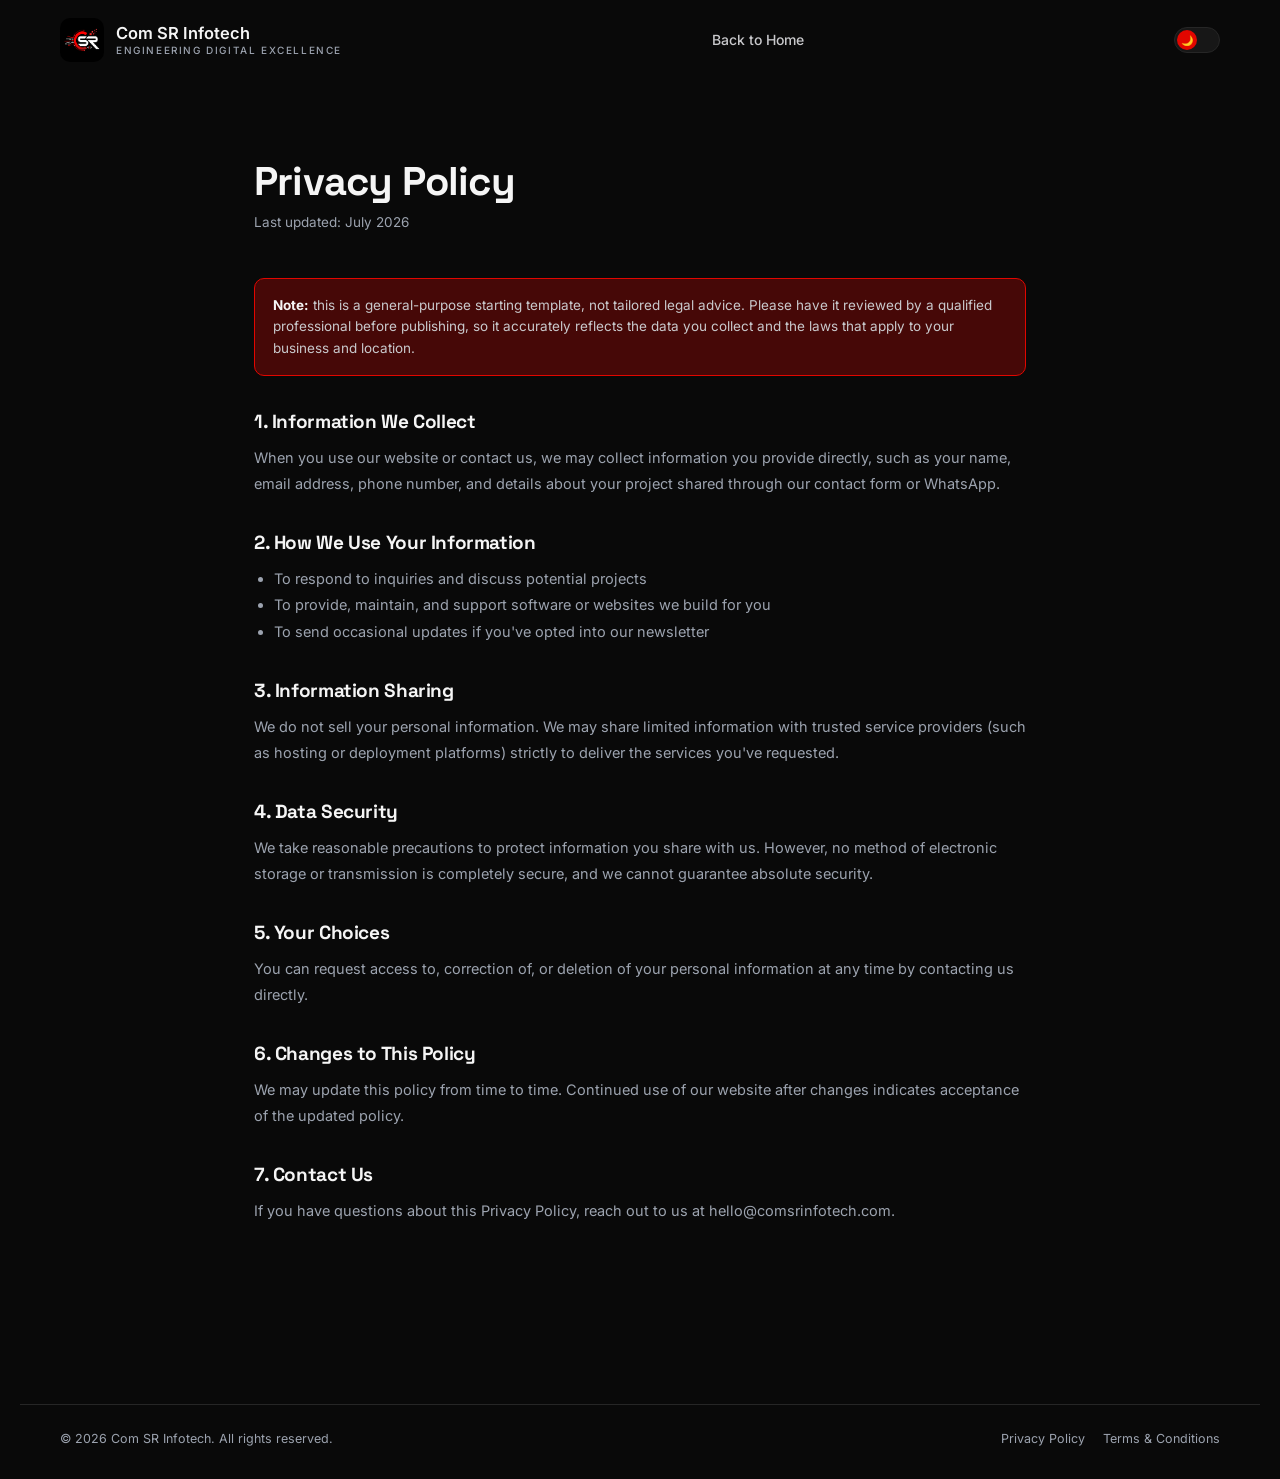
<file: comsr-website-v2/privacy.html>
<!DOCTYPE html>
<html lang="en" data-theme="dark">
<head>
<meta charset="UTF-8">
<meta name="viewport" content="width=device-width, initial-scale=1.0">
<title>Privacy Policy — Com SR Infotech</title>
<meta name="robots" content="noindex,follow">
<link rel="icon" type="image/png" href="assets/logo-dark-256.png">
<link rel="preconnect" href="https://fonts.googleapis.com">
<link href="https://fonts.googleapis.com/css2?family=Space+Grotesk:wght@600;700&family=Inter:wght@400;500;600&display=swap" rel="stylesheet">
<!-- Shared theme: restore saved choice before first paint (dark by default). Same key on every page. -->
<script>
(function(){document.documentElement.classList.add('js');try{var t=localStorage.getItem('comsr-theme');document.documentElement.setAttribute('data-theme',t==='light'?'light':'dark');}catch(e){}})();
</script>
<link rel="stylesheet" href="css/style.css">
<style>
  .legal-wrap{max-width:820px; margin:0 auto; padding:160px 24px 100px;}
  .legal-wrap h1{font-size:clamp(28px,4vw,40px); margin-bottom:8px;}
  .legal-wrap .updated{color:var(--muted); font-size:13.5px; margin-bottom:44px; display:block;}
  .legal-wrap h2{font-size:19px; margin:36px 0 12px;}
  .legal-wrap p, .legal-wrap li{color:var(--muted); font-size:14.5px; line-height:1.8;}
  .legal-wrap ul{padding-left:20px; list-style:disc; margin-bottom:10px;}
  .legal-note{background:var(--glow); border:1px solid var(--red); border-radius:10px; padding:16px 18px; font-size:13.5px; color:var(--text-dim); margin-bottom:30px;}
</style>
</head>
<body>
<header id="siteHeader" class="scrolled">
  <div class="container">
    <nav aria-label="Primary">
      <a href="index.html" class="brand">
        <img class="brand-logo" data-logo="dark" src="assets/logo-dark-256.png" alt="Com SR Infotech">
        <img class="brand-logo" data-logo="light" src="assets/logo-light-256.png" alt="Com SR Infotech" style="display:none;">
        <span class="brand-text">Com SR Infotech<span>ENGINEERING DIGITAL EXCELLENCE</span></span>
      </a>
      <div class="nav-links"><a href="index.html">Back to Home</a></div>
      <div class="nav-right">
        <button class="theme-toggle" id="themeToggle" aria-label="Toggle light and dark theme"><span class="knob" id="themeKnob">🌙</span></button>
      </div>
    </nav>
  </div>
</header>

<div class="theme-wave" id="waveOverlay" aria-hidden="true">
  <svg viewBox="0 0 1440 90" preserveAspectRatio="none" class="top"><path d="M0,45 C180,90 360,0 540,45 C720,90 900,0 1080,45 C1260,90 1350,20 1440,45 L1440,90 L0,90 Z" fill="var(--wave-color)"/></svg>
  <div class="fill" style="background:var(--wave-color)"></div>
  <svg viewBox="0 0 1440 90" preserveAspectRatio="none" class="bottom"><path d="M0,45 C180,90 360,0 540,45 C720,90 900,0 1080,45 C1260,90 1350,20 1440,45 L1440,90 L0,90 Z" fill="var(--wave-color)"/></svg>
</div>

<main class="legal-wrap">
  <h1>Privacy Policy</h1>
  <span class="updated">Last updated: July 2026</span>

  <div class="legal-note"><strong style="color:var(--text)">Note:</strong> this is a general-purpose starting template, not tailored legal advice. Please have it reviewed by a qualified professional before publishing, so it accurately reflects the data you collect and the laws that apply to your business and location.</div>

  <h2>1. Information We Collect</h2>
  <p>When you use our website or contact us, we may collect information you provide directly, such as your name, email address, phone number, and details about your project shared through our contact form or WhatsApp.</p>

  <h2>2. How We Use Your Information</h2>
  <ul>
    <li>To respond to inquiries and discuss potential projects</li>
    <li>To provide, maintain, and support software or websites we build for you</li>
    <li>To send occasional updates if you've opted into our newsletter</li>
  </ul>

  <h2>3. Information Sharing</h2>
  <p>We do not sell your personal information. We may share limited information with trusted service providers (such as hosting or deployment platforms) strictly to deliver the services you've requested.</p>

  <h2>4. Data Security</h2>
  <p>We take reasonable precautions to protect information you share with us. However, no method of electronic storage or transmission is completely secure, and we cannot guarantee absolute security.</p>

  <h2>5. Your Choices</h2>
  <p>You can request access to, correction of, or deletion of your personal information at any time by contacting us directly.</p>

  <h2>6. Changes to This Policy</h2>
  <p>We may update this policy from time to time. Continued use of our website after changes indicates acceptance of the updated policy.</p>

  <h2>7. Contact Us</h2>
  <p>If you have questions about this Privacy Policy, reach out to us at hello@comsrinfotech.com.</p>
</main>

<footer>
  <div class="container footer-bottom">
    <span>© <span id="year"></span> Com SR Infotech. All rights reserved.</span>
    <div class="legal"><a href="privacy.html">Privacy Policy</a><a href="terms.html">Terms & Conditions</a></div>
  </div>
</footer>

<script src="js/main.js"></script>
</body>
</html>
</file>
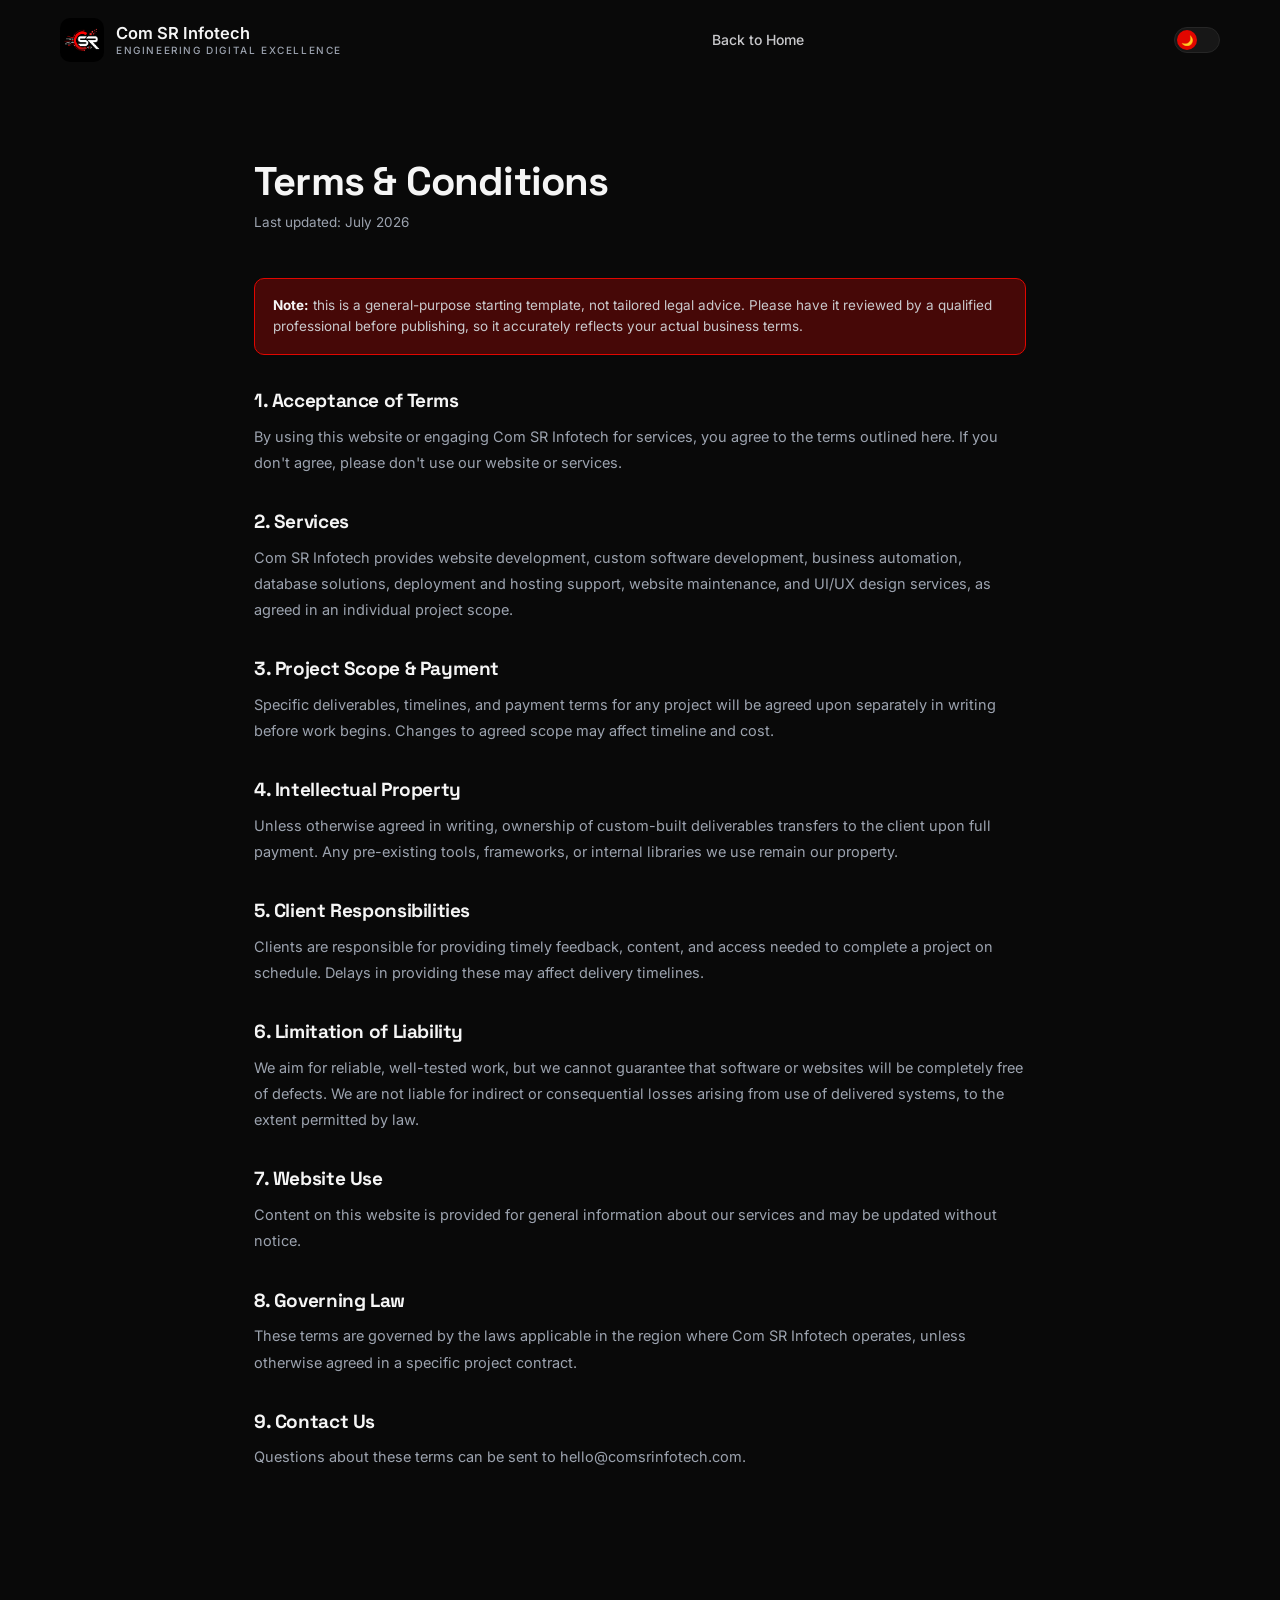
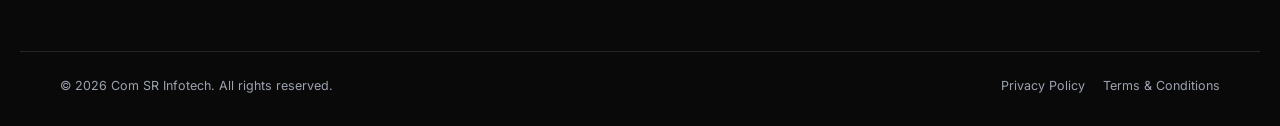
<file: comsr-website-v2/terms.html>
<!DOCTYPE html>
<html lang="en" data-theme="dark">
<head>
<meta charset="UTF-8">
<meta name="viewport" content="width=device-width, initial-scale=1.0">
<title>Terms & Conditions — Com SR Infotech</title>
<meta name="robots" content="noindex,follow">
<link rel="icon" type="image/png" href="assets/logo-dark-256.png">
<link rel="preconnect" href="https://fonts.googleapis.com">
<link href="https://fonts.googleapis.com/css2?family=Space+Grotesk:wght@600;700&family=Inter:wght@400;500;600&display=swap" rel="stylesheet">
<!-- Shared theme: restore saved choice before first paint (dark by default). Same key on every page. -->
<script>
(function(){document.documentElement.classList.add('js');try{var t=localStorage.getItem('comsr-theme');document.documentElement.setAttribute('data-theme',t==='light'?'light':'dark');}catch(e){}})();
</script>
<link rel="stylesheet" href="css/style.css">
<style>
  .legal-wrap{max-width:820px; margin:0 auto; padding:160px 24px 100px;}
  .legal-wrap h1{font-size:clamp(28px,4vw,40px); margin-bottom:8px;}
  .legal-wrap .updated{color:var(--muted); font-size:13.5px; margin-bottom:44px; display:block;}
  .legal-wrap h2{font-size:19px; margin:36px 0 12px;}
  .legal-wrap p, .legal-wrap li{color:var(--muted); font-size:14.5px; line-height:1.8;}
  .legal-wrap ul{padding-left:20px; list-style:disc; margin-bottom:10px;}
  .legal-note{background:var(--glow); border:1px solid var(--red); border-radius:10px; padding:16px 18px; font-size:13.5px; color:var(--text-dim); margin-bottom:30px;}
</style>
</head>
<body>
<header id="siteHeader" class="scrolled">
  <div class="container">
    <nav aria-label="Primary">
      <a href="index.html" class="brand">
        <img class="brand-logo" data-logo="dark" src="assets/logo-dark-256.png" alt="Com SR Infotech">
        <img class="brand-logo" data-logo="light" src="assets/logo-light-256.png" alt="Com SR Infotech" style="display:none;">
        <span class="brand-text">Com SR Infotech<span>ENGINEERING DIGITAL EXCELLENCE</span></span>
      </a>
      <div class="nav-links"><a href="index.html">Back to Home</a></div>
      <div class="nav-right">
        <button class="theme-toggle" id="themeToggle" aria-label="Toggle light and dark theme"><span class="knob" id="themeKnob">🌙</span></button>
      </div>
    </nav>
  </div>
</header>

<div class="theme-wave" id="waveOverlay" aria-hidden="true">
  <svg viewBox="0 0 1440 90" preserveAspectRatio="none" class="top"><path d="M0,45 C180,90 360,0 540,45 C720,90 900,0 1080,45 C1260,90 1350,20 1440,45 L1440,90 L0,90 Z" fill="var(--wave-color)"/></svg>
  <div class="fill" style="background:var(--wave-color)"></div>
  <svg viewBox="0 0 1440 90" preserveAspectRatio="none" class="bottom"><path d="M0,45 C180,90 360,0 540,45 C720,90 900,0 1080,45 C1260,90 1350,20 1440,45 L1440,90 L0,90 Z" fill="var(--wave-color)"/></svg>
</div>

<main class="legal-wrap">
  <h1>Terms &amp; Conditions</h1>
  <span class="updated">Last updated: July 2026</span>

  <div class="legal-note"><strong style="color:var(--text)">Note:</strong> this is a general-purpose starting template, not tailored legal advice. Please have it reviewed by a qualified professional before publishing, so it accurately reflects your actual business terms.</div>

  <h2>1. Acceptance of Terms</h2>
  <p>By using this website or engaging Com SR Infotech for services, you agree to the terms outlined here. If you don't agree, please don't use our website or services.</p>

  <h2>2. Services</h2>
  <p>Com SR Infotech provides website development, custom software development, business automation, database solutions, deployment and hosting support, website maintenance, and UI/UX design services, as agreed in an individual project scope.</p>

  <h2>3. Project Scope & Payment</h2>
  <p>Specific deliverables, timelines, and payment terms for any project will be agreed upon separately in writing before work begins. Changes to agreed scope may affect timeline and cost.</p>

  <h2>4. Intellectual Property</h2>
  <p>Unless otherwise agreed in writing, ownership of custom-built deliverables transfers to the client upon full payment. Any pre-existing tools, frameworks, or internal libraries we use remain our property.</p>

  <h2>5. Client Responsibilities</h2>
  <p>Clients are responsible for providing timely feedback, content, and access needed to complete a project on schedule. Delays in providing these may affect delivery timelines.</p>

  <h2>6. Limitation of Liability</h2>
  <p>We aim for reliable, well-tested work, but we cannot guarantee that software or websites will be completely free of defects. We are not liable for indirect or consequential losses arising from use of delivered systems, to the extent permitted by law.</p>

  <h2>7. Website Use</h2>
  <p>Content on this website is provided for general information about our services and may be updated without notice.</p>

  <h2>8. Governing Law</h2>
  <p>These terms are governed by the laws applicable in the region where Com SR Infotech operates, unless otherwise agreed in a specific project contract.</p>

  <h2>9. Contact Us</h2>
  <p>Questions about these terms can be sent to hello@comsrinfotech.com.</p>
</main>

<footer>
  <div class="container footer-bottom">
    <span>© <span id="year"></span> Com SR Infotech. All rights reserved.</span>
    <div class="legal"><a href="privacy.html">Privacy Policy</a><a href="terms.html">Terms & Conditions</a></div>
  </div>
</footer>

<script src="js/main.js"></script>
</body>
</html>
</file>
<file: comsr-website-v2/css/style.css>
/* =====================================================
   COM SR INFOTECH — MAIN STYLESHEET
   Vanilla CSS3. No frameworks. Mobile-first.
   ===================================================== */

/* ---------- TOKENS ---------- */
:root{
  --red:#E10600;
  --red-dark:#B00000;
  --red-accent:#FF2B2B;
  --black:#111111;

  --wave-dur:1900ms;
  --wave-ease:cubic-bezier(.76,0,.24,1);
  --dur:280ms;
  --ease:cubic-bezier(.65,0,.35,1);

  --radius-sm:8px;
  --radius-md:14px;
  --radius-lg:22px;

  --container:1240px;

  --font-display:'Space Grotesk', sans-serif;
  --font-body:'Inter', sans-serif;
}

html[data-theme="dark"]{
  --bg:#090909;
  --bg-alt:#0d0d0e;
  --card:#171717;
  --card-hover:#1d1d1d;
  --border:#262626;
  --text:#F5F5F5;
  --text-dim:#C9C9CC;
  --muted:#9CA3AF;
  --glass:rgba(23,23,23,.55);
  --glow:rgba(225,6,0,.28);
  --wave-color:#090909;
  --logo-current:url('../assets/logo-dark-256.png');
}
html[data-theme="light"]{
  --bg:#FFFFFF;
  --bg-alt:#F7F7F8;
  --card:#FFFFFF;
  --card-hover:#F7F7F8;
  --border:#E7E7E9;
  --text:#111111;
  --text-dim:#33353A;
  --muted:#5B5F66;
  --glass:rgba(255,255,255,.6);
  --glow:rgba(225,6,0,.14);
  --wave-color:#FFFFFF;
  --logo-current:url('../assets/logo-light-256.png');
}

/* Show the logo matching the active theme from first paint (main.js also toggles them) */
html[data-theme="light"] [data-logo="dark"],
html[data-theme="dark"] [data-logo="light"]{display:none !important;}

/* ---------- RESET ---------- */
*,*::before,*::after{box-sizing:border-box;}
html{scroll-behavior:smooth;}
body{
  margin:0;
  background:var(--bg);
  color:var(--text);
  font-family:var(--font-body);
  font-size:16px;
  line-height:1.6;
  -webkit-font-smoothing:antialiased;
  transition:background .5s var(--ease), color .5s var(--ease);
  overflow-x:hidden;
}
h1,h2,h3,h4{
  font-family:var(--font-display);
  margin:0;
  letter-spacing:-0.02em;
  line-height:1.1;
}
p{margin:0;}
a{color:inherit; text-decoration:none;}
img{max-width:100%; display:block;}
ul{margin:0; padding:0; list-style:none;}
button{font-family:inherit; cursor:pointer;}
::selection{background:var(--red); color:#fff;}
:focus-visible{outline:2px solid var(--red); outline-offset:3px; border-radius:4px;}

.container{max-width:var(--container); margin:0 auto; padding:0 24px;}
@media(min-width:768px){.container{padding:0 40px;}}

.mono, .eyebrow{font-family:var(--font-body);}

section{position:relative;}

/* ---------- REVEAL ANIMATION ---------- */
.reveal{opacity:0; transform:translateY(28px); transition:opacity .8s var(--ease), transform .8s var(--ease);}
.reveal.in{opacity:1; transform:translateY(0);}
.reveal-stagger > *{opacity:0; transform:translateY(24px); transition:opacity .7s var(--ease), transform .7s var(--ease);}
.reveal-stagger.in > *{opacity:1; transform:translateY(0);}
.reveal-stagger.in > *:nth-child(1){transition-delay:.05s;}
.reveal-stagger.in > *:nth-child(2){transition-delay:.12s;}
.reveal-stagger.in > *:nth-child(3){transition-delay:.19s;}
.reveal-stagger.in > *:nth-child(4){transition-delay:.26s;}
.reveal-stagger.in > *:nth-child(5){transition-delay:.33s;}
.reveal-stagger.in > *:nth-child(6){transition-delay:.40s;}
.reveal-stagger.in > *:nth-child(7){transition-delay:.47s;}
.reveal-stagger.in > *:nth-child(8){transition-delay:.54s;}

@media (prefers-reduced-motion:reduce){
  .reveal, .reveal-stagger > *{opacity:1 !important; transform:none !important; transition:none !important;}
  html{scroll-behavior:auto;}
}

/* ---------- LOADING SCREEN ---------- */
#loader{
  position:fixed; inset:0; z-index:10000; background:var(--bg);
  display:flex; align-items:center; justify-content:center;
  transition:opacity .5s var(--ease), visibility .5s;
}
#loader.done{opacity:0; visibility:hidden; pointer-events:none;}
.loader-mark{width:56px; height:56px; position:relative;}
.loader-mark svg{width:100%; height:100%; animation:spin 1.1s linear infinite;}
@keyframes spin{to{transform:rotate(360deg);}}

/* ---------- PROGRESS BAR ---------- */
#progressBar{
  position:fixed; top:0; left:0; height:3px; width:0%;
  background:linear-gradient(90deg,var(--red),var(--red-accent));
  z-index:9998; transition:width .1s linear;
}

/* ---------- CURSOR GLOW (desktop only) ---------- */
#cursorGlow{
  position:fixed; width:420px; height:420px; border-radius:50%;
  background:radial-gradient(circle, var(--glow), transparent 70%);
  pointer-events:none; z-index:1; transform:translate(-50%,-50%);
  left:-500px; top:-500px; transition:opacity .3s;
}
@media(max-width:900px){#cursorGlow{display:none;}}

/* ---------- NAV ---------- */
header{
  position:fixed; top:0; left:0; right:0; z-index:900;
  padding:18px 0;
  transition:background .4s var(--ease), padding .4s var(--ease), border-color .4s var(--ease), box-shadow .4s;
  border-bottom:1px solid transparent;
}
header.scrolled{
  background:var(--glass);
  backdrop-filter:blur(16px) saturate(140%);
  -webkit-backdrop-filter:blur(16px) saturate(140%);
  border-bottom:1px solid var(--border);
  padding:12px 0;
  box-shadow:0 8px 30px -20px rgba(0,0,0,.4);
}
nav{display:flex; align-items:center; justify-content:space-between; gap:20px;}
.brand{display:flex; align-items:center; gap:12px;}
.brand-logo{width:44px; height:44px; border-radius:10px; object-fit:cover; transition:transform .4s var(--ease);}
.brand:hover .brand-logo{transform:rotate(-6deg) scale(1.05);}
.brand-text{font-weight:600; font-size:16.5px; line-height:1.15;}
.brand-text span{display:block; font-size:10px; letter-spacing:.16em; color:var(--muted); font-weight:500; margin-top:2px;}

.nav-links{display:none; align-items:center; gap:30px;}
.nav-links a{
  font-size:14px; font-weight:500; color:var(--text-dim); position:relative; padding:6px 0;
}
.nav-links a::after{
  content:""; position:absolute; left:0; bottom:0; width:0; height:1.5px; background:var(--red);
  transition:width .3s var(--ease);
}
.nav-links a:hover{color:var(--text);}
.nav-links a:hover::after{width:100%;}

.nav-right{display:flex; align-items:center; gap:14px;}
.theme-toggle{
  width:46px; height:26px; border-radius:20px; border:1px solid var(--border);
  background:var(--card); position:relative; flex-shrink:0;
}
.theme-toggle .knob{
  position:absolute; top:2px; left:2px; width:20px; height:20px; border-radius:50%;
  background:var(--red); transition:transform .4s var(--ease);
  display:flex; align-items:center; justify-content:center; font-size:10px;
}
html[data-theme="light"] .theme-toggle .knob{transform:translateX(20px);}

.btn{
  display:inline-flex; align-items:center; justify-content:center; gap:8px;
  font-family:var(--font-body); font-weight:600; font-size:14.5px;
  padding:13px 24px; border-radius:9px; border:1px solid transparent;
  transition:transform .25s var(--ease), box-shadow .25s var(--ease), background .25s, border-color .25s;
  white-space:nowrap;
}
.btn-primary{background:var(--red); color:#fff;}
.btn-primary:hover{transform:translateY(-2px); box-shadow:0 14px 28px -12px rgba(225,6,0,.55);}
.btn-outline{background:transparent; border-color:var(--border); color:var(--text);}
.btn-outline:hover{border-color:var(--red); background:var(--glow);}
.btn-sm{padding:9px 16px; font-size:13px;}
.btn-block{width:100%;}

.menu-btn{display:flex; background:none; border:none; color:var(--text); font-size:0; width:26px; height:20px; flex-direction:column; justify-content:space-between; padding:0;}
.menu-btn span{display:block; height:2px; width:100%; background:var(--text); border-radius:2px; transition:transform .3s var(--ease), opacity .3s;}
.menu-btn.open span:nth-child(1){transform:translateY(9px) rotate(45deg);}
.menu-btn.open span:nth-child(2){opacity:0;}
.menu-btn.open span:nth-child(3){transform:translateY(-9px) rotate(-45deg);}

.mobile-drawer{
  position:fixed; top:0; right:0; width:min(320px,84vw); height:100vh; z-index:950;
  background:var(--card); border-left:1px solid var(--border);
  transform:translateX(100%); transition:transform .45s var(--ease);
  padding:100px 30px 30px; display:flex; flex-direction:column; gap:26px;
}
.mobile-drawer.open{transform:translateX(0);}
.mobile-drawer a{font-size:17px; font-weight:600;}
.drawer-backdrop{
  position:fixed; inset:0; z-index:940; background:rgba(0,0,0,.5);
  opacity:0; pointer-events:none; transition:opacity .4s;
}
.drawer-backdrop.open{opacity:1; pointer-events:auto;}

@media(min-width:960px){
  .nav-links{display:flex;}
  .menu-btn, .mobile-drawer, .drawer-backdrop{display:none;}
}

/* ---------- SECTION HEAD ---------- */
.eyebrow{
  display:inline-flex; align-items:center; gap:8px; font-size:12.5px; font-weight:600;
  letter-spacing:.14em; text-transform:uppercase; color:var(--red); margin-bottom:16px;
}
.eyebrow::before{content:""; width:18px; height:2px; background:var(--red); display:inline-block; border-radius:2px;}
.section-head{max-width:640px; margin-bottom:56px;}
.section-head h2{font-size:clamp(28px,4.2vw,44px); margin-bottom:16px;}
.section-head p{color:var(--muted); font-size:15.5px; line-height:1.75;}
.section-head.center{margin-left:auto; margin-right:auto; text-align:center;}

/* ---------- HERO ---------- */
.hero{
  padding:150px 0 90px; position:relative; overflow:hidden;
  background:
    radial-gradient(650px 400px at 82% 8%, var(--glow), transparent 65%),
    radial-gradient(500px 350px at 8% 90%, var(--glow), transparent 65%);
}
.hero-bg{position:absolute; inset:0; z-index:0; opacity:.55;}
.hero-bg canvas{width:100%; height:100%; display:block;}
.hero-grid{
  position:absolute; inset:0; z-index:0;
  background-image:linear-gradient(var(--border) 1px, transparent 1px), linear-gradient(90deg, var(--border) 1px, transparent 1px);
  background-size:52px 52px;
  mask-image:radial-gradient(circle at 50% 25%, black, transparent 72%);
  opacity:.5;
}
.hero-inner{position:relative; z-index:2; text-align:center; max-width:880px; margin:0 auto;}
.hero h1{font-size:clamp(34px,6.4vw,68px); margin-bottom:22px;}
.hero h1 .accent{color:var(--red);}
.hero p.lead{font-size:clamp(15.5px,2vw,18.5px); color:var(--muted); max-width:640px; margin:0 auto 36px;}
.hero-actions{display:flex; gap:16px; justify-content:center; flex-wrap:wrap; margin-bottom:64px;}

.hero-logo-wrap{display:flex; justify-content:center; margin-bottom:48px;}
.hero-logo-wrap img{
  width:104px; height:104px; border-radius:22px;
  animation:floatLogo 5s ease-in-out infinite;
  box-shadow:0 20px 60px -20px var(--glow);
}
@keyframes floatLogo{0%,100%{transform:translateY(0);} 50%{transform:translateY(-10px);}}

.hero-stats{
  display:grid; grid-template-columns:repeat(2,1fr); gap:1px; background:var(--border);
  border:1px solid var(--border); border-radius:var(--radius-md); overflow:hidden; max-width:760px; margin:0 auto 36px;
}
.hero-stat{background:var(--card); padding:22px 16px; text-align:center;}
.hero-stat strong{font-family:var(--font-display); font-size:clamp(22px,3vw,32px); display:block; color:var(--red);}
.hero-stat span{font-size:12.5px; color:var(--muted); letter-spacing:.02em;}

.trust-row{display:flex; flex-wrap:wrap; justify-content:center; gap:14px;}
.trust-badge{
  display:flex; align-items:center; gap:8px; font-size:12.5px; font-weight:600;
  padding:9px 16px; border:1px solid var(--border); border-radius:30px; color:var(--text-dim);
  background:var(--glass);
}
.trust-badge svg{width:15px; height:15px; color:var(--red);}

/* ---------- ABOUT ---------- */
.about{padding:120px 0; background:var(--bg-alt); border-top:1px solid var(--border); border-bottom:1px solid var(--border);}
.about-top{display:grid; grid-template-columns:1fr; gap:48px; align-items:start; margin-bottom:70px;}
.about-copy p{color:var(--muted); font-size:15.5px; line-height:1.8; margin-bottom:16px;}
.mv-grid{display:grid; grid-template-columns:1fr; gap:20px;}
.mv-card{background:var(--card); border:1px solid var(--border); border-radius:var(--radius-md); padding:28px;}
.mv-card .tag{font-size:11.5px; font-weight:700; letter-spacing:.12em; color:var(--red); text-transform:uppercase;}
.mv-card h3{font-size:19px; margin:10px 0 10px;}
.mv-card p{font-size:14.5px; color:var(--muted); line-height:1.7;}

.values-grid{display:grid; grid-template-columns:repeat(2,1fr); gap:18px; margin-bottom:70px;}
.value-card{
  padding:24px 20px; border:1px solid var(--border); border-radius:var(--radius-md);
  background:var(--card); transition:transform .3s var(--ease), border-color .3s;
}
.value-card:hover{transform:translateY(-4px); border-color:var(--red);}
.value-card .num{font-family:var(--font-display); font-size:13px; color:var(--red);}
.value-card h4{font-size:16px; margin:10px 0 8px;}
.value-card p{font-size:13.5px; color:var(--muted); line-height:1.6;}

.founder-block{
  display:grid; grid-template-columns:1fr; gap:26px; align-items:center;
  background:var(--card); border:1px solid var(--border); border-radius:var(--radius-lg);
  padding:40px 32px; position:relative; overflow:hidden;
}
.founder-block::before{
  content:"“"; position:absolute; top:-20px; left:20px; font-size:160px; font-family:var(--font-display);
  color:var(--red); opacity:.08; line-height:1;
}
.founder-quote{font-size:17px; line-height:1.75; color:var(--text-dim); position:relative; z-index:1; font-style:italic;}
.founder-name{margin-top:20px; font-weight:700; font-size:15px;}
.founder-role{font-size:12.5px; color:var(--muted);}

@media(min-width:860px){
  .about-top{grid-template-columns:1.15fr .85fr;}
  .values-grid{grid-template-columns:repeat(4,1fr);}
  .founder-block{grid-template-columns:auto 1fr; padding:48px;}
}

/* ---------- SOLUTIONS ---------- */
.solutions{padding:120px 0;}
.solutions-grid{display:grid; grid-template-columns:1fr; gap:22px;}
.solution-card{
  background:var(--card); border:1px solid var(--border); border-radius:var(--radius-md);
  padding:30px; transition:transform .35s var(--ease), border-color .35s, box-shadow .35s;
  display:flex; flex-direction:column;
}
.solution-card:hover{transform:translateY(-6px); border-color:var(--red); box-shadow:0 24px 50px -28px var(--glow);}
.solution-icon{
  width:50px; height:50px; border-radius:12px; background:var(--glow);
  display:flex; align-items:center; justify-content:center; margin-bottom:20px;
}
.solution-icon svg{width:26px; height:26px;}
.solution-card h3{font-size:19px; margin-bottom:10px;}
.solution-card > p{font-size:14.5px; color:var(--muted); line-height:1.7; margin-bottom:18px;}
.solution-card ul{margin-bottom:22px; flex:1;}
.solution-card li{
  font-size:13.5px; color:var(--text-dim); padding-left:20px; position:relative; margin-bottom:9px; line-height:1.5;
}
.solution-card li::before{content:"›"; position:absolute; left:0; color:var(--red); font-weight:700;}
.solution-card .btn{align-self:flex-start;}

@media(min-width:700px){.solutions-grid{grid-template-columns:repeat(2,1fr);}}
@media(min-width:1080px){.solutions-grid{grid-template-columns:repeat(3,1fr);}}

/* ---------- WHY CHOOSE US ---------- */
.why{padding:120px 0; background:var(--bg-alt); border-top:1px solid var(--border); border-bottom:1px solid var(--border);}
.why-grid{display:grid; grid-template-columns:1fr; gap:18px;}
.why-card{
  padding:26px 22px; border:1px solid var(--border); border-radius:var(--radius-md); background:var(--card);
  transition:transform .3s var(--ease), border-color .3s;
}
.why-card:hover{transform:translateY(-5px); border-color:var(--red);}
.why-card svg{width:28px; height:28px; color:var(--red); margin-bottom:16px;}
.why-card h4{font-size:16px; margin-bottom:8px;}
.why-card p{font-size:13.5px; color:var(--muted); line-height:1.6;}
@media(min-width:700px){.why-grid{grid-template-columns:repeat(2,1fr);}}
@media(min-width:1080px){.why-grid{grid-template-columns:repeat(4,1fr);}}

/* ---------- PROCESS ---------- */
.process{padding:120px 0;}
.timeline{position:relative; max-width:820px; margin:0 auto;}
.timeline::before{content:""; position:absolute; left:19px; top:0; bottom:0; width:2px; background:var(--border);}
.tl-step{position:relative; padding:0 0 44px 60px;}
.tl-step:last-child{padding-bottom:0;}
.tl-dot{
  position:absolute; left:0; top:0; width:40px; height:40px; border-radius:50%;
  background:var(--card); border:2px solid var(--red); display:flex; align-items:center; justify-content:center;
  font-family:var(--font-display); font-weight:700; color:var(--red); font-size:14px; z-index:1;
}
.tl-step h4{font-size:17px; margin-bottom:6px;}
.tl-step p{font-size:14px; color:var(--muted); line-height:1.6;}

/* ---------- TECHNOLOGIES ---------- */
.tech{padding:120px 0; background:var(--bg-alt); border-top:1px solid var(--border); border-bottom:1px solid var(--border);}
.tech-grid{display:grid; grid-template-columns:repeat(2,1fr); gap:14px;}
.tech-card{
  background:var(--glass); backdrop-filter:blur(10px);
  border:1px solid var(--border); border-radius:var(--radius-md);
  padding:20px 16px; text-align:center; transition:transform .3s var(--ease), border-color .3s, box-shadow .3s;
}
.tech-card:hover{transform:translateY(-5px) scale(1.02); border-color:var(--red); box-shadow:0 20px 40px -26px var(--glow);}
.tech-card .icon{
  width:48px; height:48px; margin:0 auto 12px; padding:8px; box-sizing:border-box;
  background:#fff; border-radius:12px; box-shadow:0 2px 10px rgba(0,0,0,.12);
  display:flex; align-items:center; justify-content:center;
}
.tech-card .icon svg{width:100%; height:100%; display:block;}
.tech-card strong{display:block; font-size:14px; margin-bottom:4px;}
.tech-card span{font-size:11.5px; color:var(--muted); line-height:1.4; display:block;}
@media(min-width:640px){.tech-grid{grid-template-columns:repeat(3,1fr);}}
@media(min-width:900px){.tech-grid{grid-template-columns:repeat(5,1fr);}}
@media(min-width:1200px){.tech-grid{grid-template-columns:repeat(7,1fr);}}

/* ---------- INDUSTRIES ---------- */
.industries{padding:120px 0;}
.ind-grid{display:grid; grid-template-columns:1fr; gap:16px;}
.ind-card{
  border:1px solid var(--border); border-radius:var(--radius-md); padding:26px; background:var(--card);
  transition:transform .3s var(--ease), border-color .3s;
}
.ind-card:hover{transform:translateY(-5px); border-color:var(--red);}
.ind-card svg{width:26px; height:26px; color:var(--red); margin-bottom:14px;}
.ind-card h4{font-size:16.5px; margin-bottom:8px;}
.ind-card p{font-size:13.5px; color:var(--muted); line-height:1.65;}
@media(min-width:700px){.ind-grid{grid-template-columns:repeat(2,1fr);}}
@media(min-width:1080px){.ind-grid{grid-template-columns:repeat(4,1fr);}}

/* ---------- PROJECTS ---------- */
.projects{padding:120px 0; background:var(--bg-alt); border-top:1px solid var(--border); border-bottom:1px solid var(--border);}
.proj-grid{display:grid; grid-template-columns:1fr; gap:26px;}
.proj-card{
  border:1px solid var(--border); border-radius:var(--radius-lg); overflow:hidden; background:var(--card);
  transition:transform .35s var(--ease), border-color .35s;
}
.proj-card:hover{transform:translateY(-6px); border-color:var(--red);}
.proj-media{aspect-ratio:16/10; background:var(--bg); display:flex; align-items:center; justify-content:center; border-bottom:1px solid var(--border);}
.proj-media svg{width:70%; height:70%;}
.proj-body{padding:26px;}
.proj-tag{font-size:11px; font-weight:700; letter-spacing:.1em; text-transform:uppercase; color:var(--red);}
.proj-body h3{font-size:19px; margin:10px 0 10px;}
.proj-body > p{font-size:14px; color:var(--muted); line-height:1.7; margin-bottom:14px;}
.proj-problem{font-size:13px; color:var(--text-dim); margin-bottom:14px; padding:12px 14px; border-left:2px solid var(--red); background:var(--glow); border-radius:6px;}
.proj-features{display:flex; flex-wrap:wrap; gap:7px; margin-bottom:16px;}
.proj-features span{font-size:11.5px; padding:5px 10px; border:1px solid var(--border); border-radius:20px; color:var(--muted);}
.proj-stack{font-size:12px; color:var(--muted); margin-bottom:18px;}
.proj-stack b{color:var(--text-dim); font-weight:600;}
@media(min-width:760px){.proj-grid{grid-template-columns:repeat(2,1fr);}}
@media(min-width:1180px){.proj-grid{grid-template-columns:repeat(3,1fr);}}

/* ---------- STATS BAND ---------- */
.stats-band{padding:100px 0; text-align:center;}
.stats-grid{display:grid; grid-template-columns:repeat(2,1fr); gap:30px;}
.stat-item strong{
  font-family:var(--font-display); font-size:clamp(30px,5vw,50px); display:block; color:var(--red);
}
.stat-item span{font-size:13px; color:var(--muted); letter-spacing:.02em;}
@media(min-width:760px){.stats-grid{grid-template-columns:repeat(5,1fr);}}

/* ---------- TESTIMONIALS ---------- */
.testimonials{padding:120px 0; background:var(--bg-alt); border-top:1px solid var(--border); border-bottom:1px solid var(--border);}
.test-grid{display:grid; grid-template-columns:1fr; gap:20px;}
.test-card{
  border:1px solid var(--border); border-radius:var(--radius-md); padding:28px;
  background:var(--glass); backdrop-filter:blur(10px);
}
.stars{color:var(--red); font-size:14px; margin-bottom:14px; letter-spacing:2px;}
.test-card p.quote{font-size:14.5px; color:var(--text-dim); line-height:1.75; margin-bottom:20px;}
.test-person{display:flex; align-items:center; gap:12px;}
.test-avatar{
  width:42px; height:42px; border-radius:50%; background:var(--red); color:#fff;
  display:flex; align-items:center; justify-content:center; font-family:var(--font-display); font-weight:700; font-size:15px; flex-shrink:0;
}
.test-person strong{display:block; font-size:14px;}
.test-person span{font-size:12.5px; color:var(--muted);}
@media(min-width:760px){.test-grid{grid-template-columns:repeat(3,1fr);}}

/* ---------- FAQ ---------- */
.faq{padding:120px 0;}
.faq-list{max-width:800px; margin:0 auto; display:flex; flex-direction:column; gap:12px;}
.faq-item{border:1px solid var(--border); border-radius:var(--radius-md); background:var(--card); overflow:hidden;}
.faq-q{
  width:100%; background:none; border:none; color:var(--text); text-align:left;
  padding:20px 22px; display:flex; align-items:center; justify-content:space-between; gap:16px;
  font-size:15px; font-weight:600; font-family:var(--font-body);
}
.faq-q .plus{flex-shrink:0; width:20px; height:20px; position:relative;}
.faq-q .plus::before, .faq-q .plus::after{content:""; position:absolute; background:var(--red); border-radius:2px; transition:transform .3s var(--ease);}
.faq-q .plus::before{width:100%; height:2px; top:9px; left:0;}
.faq-q .plus::after{width:2px; height:100%; top:0; left:9px;}
.faq-item.open .plus::after{transform:rotate(90deg);}
.faq-a{max-height:0; overflow:hidden; transition:max-height .4s var(--ease);}
.faq-a p{padding:0 22px 20px; font-size:14px; color:var(--muted); line-height:1.7;}

/* ---------- CONTACT ---------- */
.contact{padding:120px 0; background:var(--bg-alt); border-top:1px solid var(--border);}
.contact-grid{display:grid; grid-template-columns:1fr; gap:44px;}
.contact-form{display:flex; flex-direction:column; gap:16px;}
.form-row{display:grid; grid-template-columns:1fr; gap:16px;}
.field label{display:block; font-size:13px; font-weight:600; margin-bottom:8px; color:var(--text-dim);}
.field input, .field textarea, .field select{
  width:100%; background:var(--card); border:1px solid var(--border); border-radius:9px;
  padding:13px 16px; color:var(--text); font-family:var(--font-body); font-size:14.5px;
  transition:border-color .25s;
}
.field input:focus, .field textarea:focus, .field select:focus{border-color:var(--red); outline:none;}
.field textarea{resize:vertical; min-height:120px;}
.form-note{font-size:12.5px; color:var(--muted);}

.contact-info{display:flex; flex-direction:column; gap:14px;}
.info-card{
  display:flex; gap:14px; align-items:flex-start; padding:18px; border:1px solid var(--border);
  border-radius:var(--radius-md); background:var(--card); transition:border-color .25s, transform .25s;
}
.info-card:hover{border-color:var(--red); transform:translateX(4px);}
.info-card svg{width:20px; height:20px; color:var(--red); flex-shrink:0; margin-top:2px;}
.info-card strong{display:block; font-size:14.5px; margin-bottom:3px;}
.info-card span, .info-card a{font-size:13.5px; color:var(--muted);}
.map-box{
  border:1px solid var(--border); border-radius:var(--radius-md); overflow:hidden; height:200px;
  background:var(--card); display:flex; align-items:center; justify-content:center; color:var(--muted); font-size:13px;
}
.response-promise{
  margin-top:6px; padding:16px 18px; border-radius:var(--radius-md); background:var(--glow);
  border:1px solid var(--red); font-size:13.5px; color:var(--text-dim); line-height:1.6;
}
@media(min-width:700px){.form-row{grid-template-columns:1fr 1fr;}}
@media(min-width:960px){.contact-grid{grid-template-columns:1.2fr .8fr;}}

/* ---------- FOOTER ---------- */
footer{padding:80px 0 30px; position:relative;}
.footer-grid{display:grid; grid-template-columns:1fr; gap:40px; margin-bottom:50px;}
.footer-brand{display:flex; align-items:center; gap:12px; margin-bottom:16px;}
.footer-brand img{width:44px; height:44px; border-radius:10px;}
.footer-brand strong{font-family:var(--font-display); font-size:17px;}
.footer-about p{font-size:13.5px; color:var(--muted); line-height:1.7; max-width:320px; margin-bottom:20px;}
.contact-follow{margin-top:6px;}
.follow-us-title{display:block; margin-bottom:14px; color:var(--text); font-size:15px; font-weight:600;}
.contact-follow-grid{display:grid; grid-template-columns:1fr; gap:12px;}
.contact-card{
  display:flex; flex-direction:column; align-items:center; justify-content:center; gap:10px;
  padding:24px 14px; border:1px solid var(--border); border-radius:var(--radius-md);
  background:var(--glass); backdrop-filter:blur(10px); text-align:center;
  transition:transform .25s var(--ease), border-color .25s, box-shadow .25s;
}
.contact-card:hover{transform:translateY(-4px); border-color:var(--red); box-shadow:0 16px 32px -20px var(--glow);}
.contact-card-icon{
  width:46px; height:46px; padding:9px; box-sizing:border-box;
  background:#fff; border-radius:12px; box-shadow:0 2px 10px rgba(0,0,0,.12);
  display:flex; align-items:center; justify-content:center;
}
.contact-card-icon svg{width:100%; height:100%; display:block;}
.contact-card-label{font-size:14px; font-weight:600; color:var(--text);}
@media(min-width:480px){.contact-follow-grid{grid-template-columns:repeat(2,1fr);}}
@media(min-width:860px){.contact-follow-grid{grid-template-columns:repeat(3,1fr);}}

.footer-social{display:flex; gap:10px;}
.footer-social a{
  width:36px; height:36px; border:1px solid var(--border); border-radius:50%;
  display:flex; align-items:center; justify-content:center; transition:border-color .25s, transform .25s;
}
.footer-social a:hover{border-color:var(--red); transform:translateY(-3px);}
.footer-social svg{width:16px; height:16px;}
.footer-col h5{font-size:13px; letter-spacing:.08em; text-transform:uppercase; color:var(--text-dim); margin-bottom:18px;}
.footer-col ul{display:flex; flex-direction:column; gap:11px;}
.footer-col a{font-size:13.5px; color:var(--muted); transition:color .2s, padding-left .2s;}
.footer-col a:hover{color:var(--red); padding-left:4px;}
.newsletter{display:flex; gap:8px; margin-top:6px;}
.newsletter input{
  flex:1; background:var(--card); border:1px solid var(--border); border-radius:8px; padding:11px 14px;
  color:var(--text); font-size:13.5px;
}
.footer-bottom{
  border-top:1px solid var(--border); padding-top:24px; display:flex; flex-wrap:wrap; gap:14px;
  align-items:center; justify-content:space-between; font-size:12.5px; color:var(--muted);
}
.footer-bottom .legal{display:flex; gap:18px;}
.footer-bottom a:hover{color:var(--red);}
@media(min-width:760px){.footer-grid{grid-template-columns:1.4fr repeat(3,1fr);}}

/* ---------- BACK TO TOP ---------- */
#backToTop{
  position:fixed; right:24px; bottom:24px; z-index:700; width:48px; height:48px; border-radius:50%;
  background:var(--card); border:1px solid var(--border); color:var(--text);
  display:flex; align-items:center; justify-content:center; opacity:0; pointer-events:none;
  transition:opacity .3s, transform .3s var(--ease), border-color .3s;
}
#backToTop.show{opacity:1; pointer-events:auto;}
#backToTop:hover{border-color:var(--red); transform:translateY(-3px);}
#backToTop svg{width:18px; height:18px;}

/* ---------- WHATSAPP FLOAT ---------- */
.wa-float{
  position:fixed; right:24px; bottom:84px; z-index:700; width:58px; height:58px; border-radius:50%;
  background:#25D366; display:flex; align-items:center; justify-content:center;
  box-shadow:0 12px 28px -10px rgba(0,0,0,.5); transition:transform .25s var(--ease);
}
.wa-float:hover{transform:scale(1.08);}
.wa-float svg{width:28px; height:28px;}

/* ---------- WAVE OVERLAY (theme transition) ---------- */
.theme-wave{
  position:fixed; left:0; top:0; width:100%; height:220vh; transform:translateY(-100%);
  z-index:9999; pointer-events:none; display:flex; flex-direction:column; will-change:transform;
}
.theme-wave svg{width:100%; height:90px; display:block; flex-shrink:0;}
.theme-wave svg.bottom{transform:scaleY(-1);}
.theme-wave .fill{flex:1 1 auto;}
.theme-wave.run{animation:waveSweep var(--wave-dur) var(--wave-ease) forwards;}
@keyframes waveSweep{
  0%{transform:translateY(-100%);}
  46%{transform:translateY(-2%);}
  58%{transform:translateY(4%);}
  100%{transform:translateY(100%);}
}
@media (prefers-reduced-motion:reduce){
  .theme-wave.run{display:none;}
}

/* ---------- SKIP LINK ---------- */
.skip-link{
  position:absolute; left:12px; top:-60px; background:var(--red); color:#fff; padding:10px 16px;
  border-radius:8px; z-index:10001; transition:top .25s;
}
.skip-link:focus{top:12px;}
</file>
